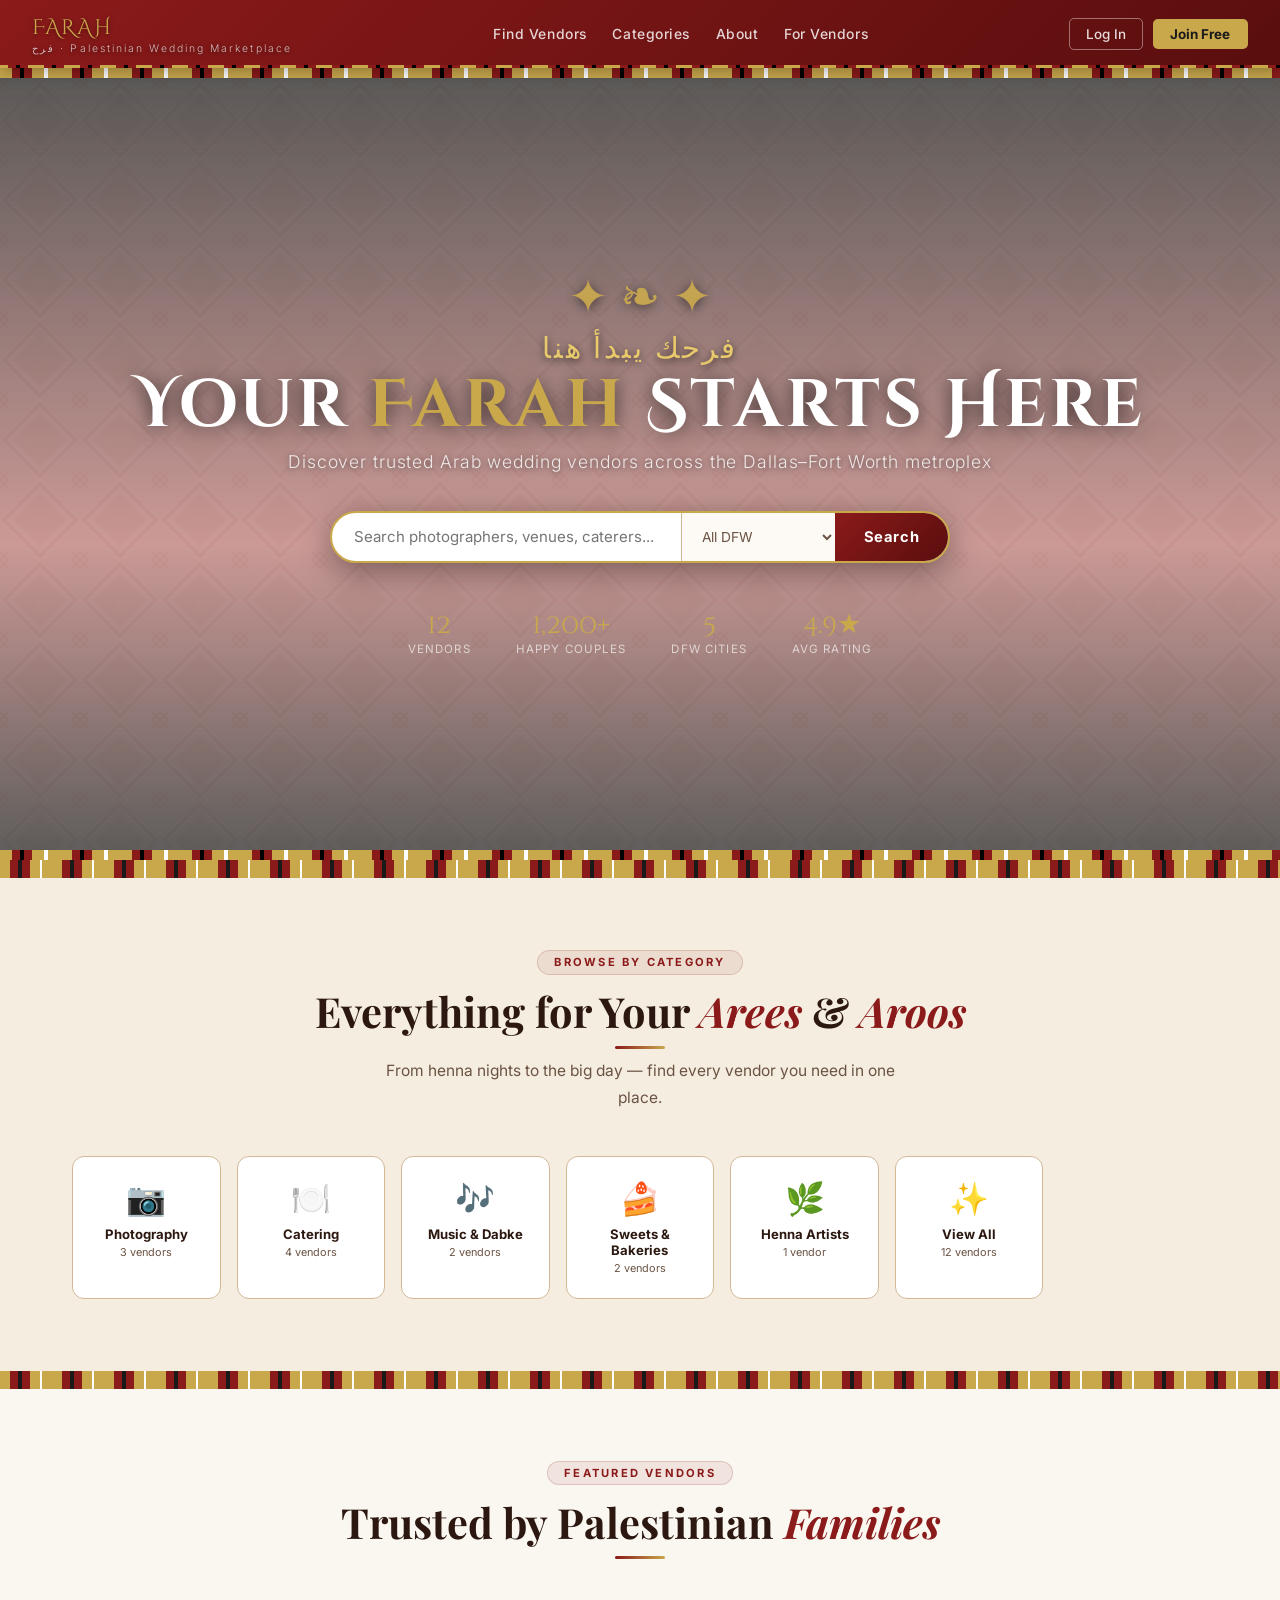
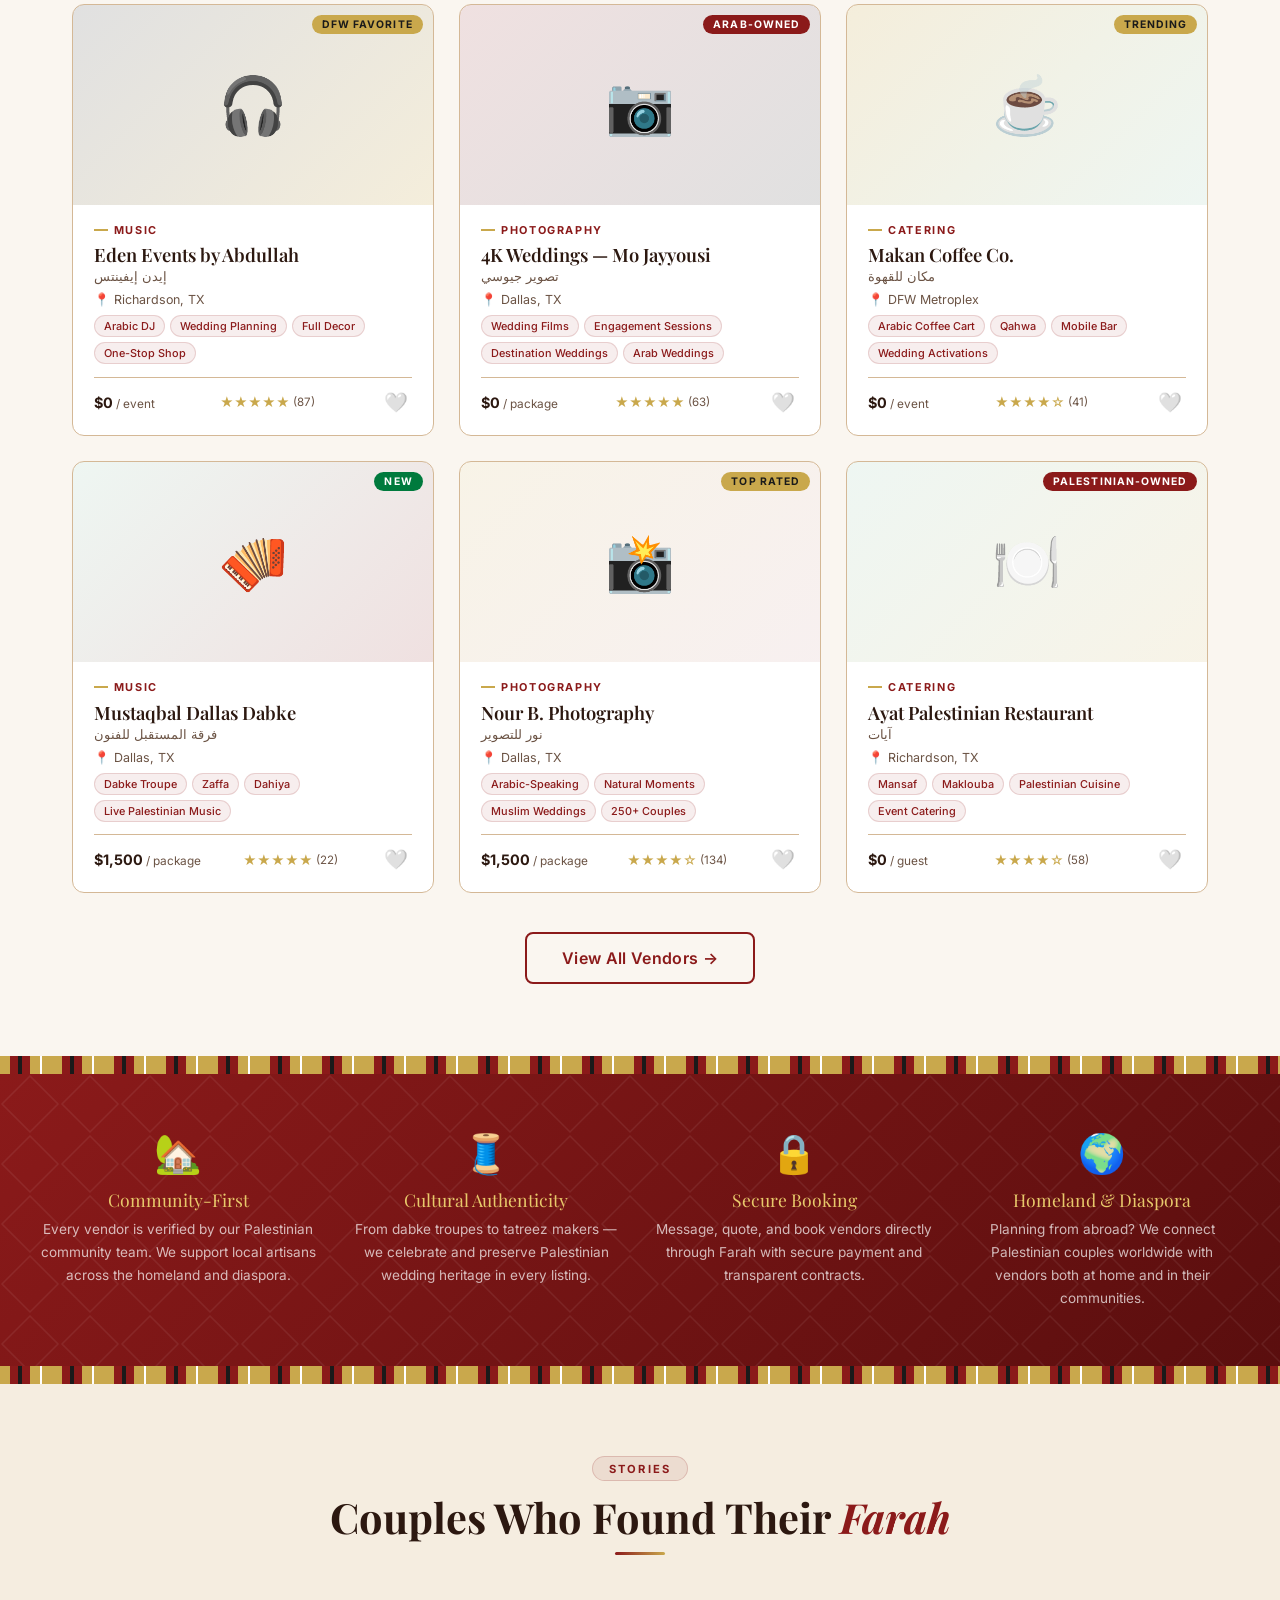
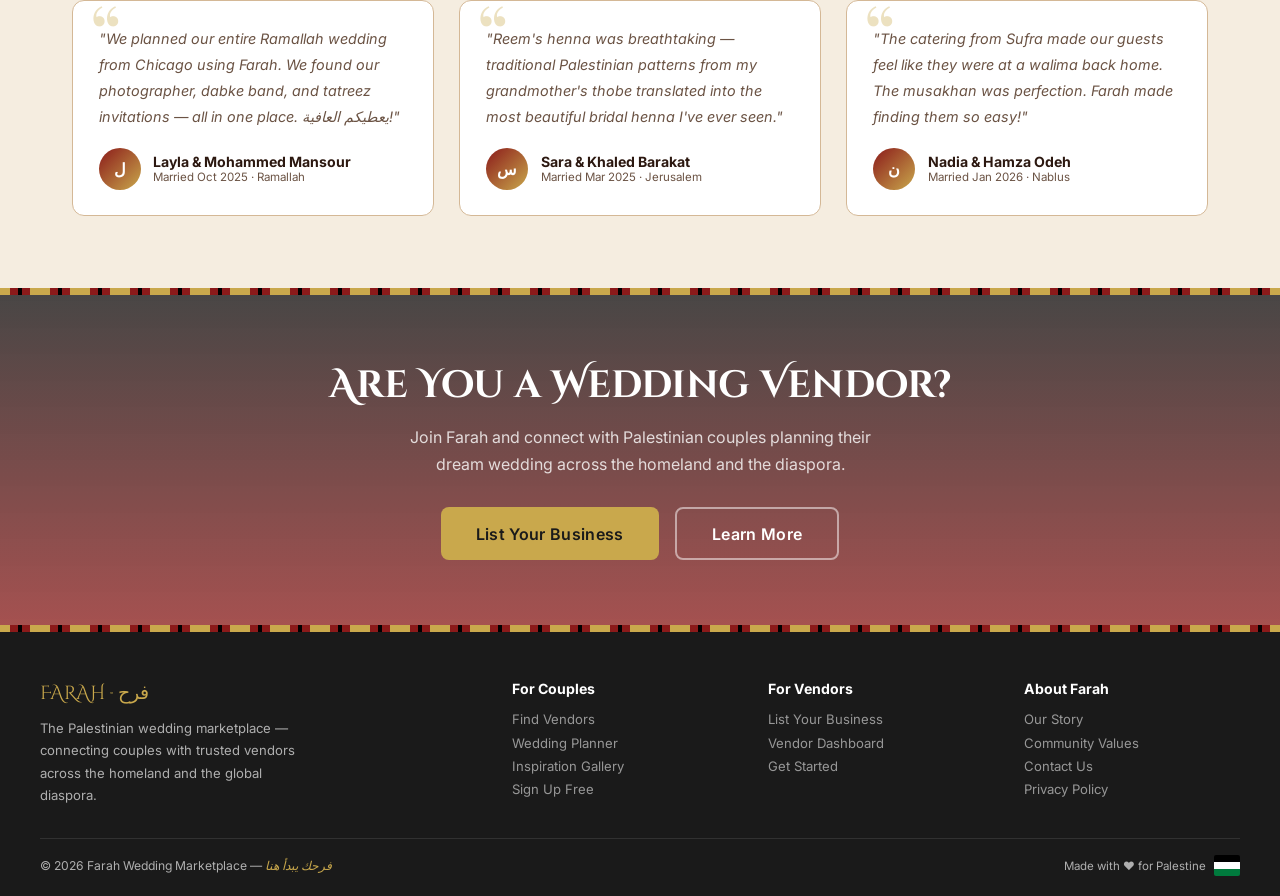
<file: index.html>
<!DOCTYPE html>
<html lang="en">
<head>
  <meta charset="UTF-8" />
  <meta name="viewport" content="width=device-width, initial-scale=1.0" />
  <title>Farah — Palestinian Wedding Marketplace | فرح</title>
  <link rel="stylesheet" href="css/main.css" />
  <style>
    /* ── Hero ── */
    .hero {
      position: relative; min-height: 88vh;
      display: flex; flex-direction: column; align-items: center; justify-content: center;
      text-align: center; padding: 5rem 2rem;
      background:
        linear-gradient(180deg, rgba(26,26,26,0.72) 0%, rgba(139,26,26,0.42) 60%, rgba(26,26,26,0.7) 100%),
        url('https://images.unsplash.com/photo-1519225421980-715cb0215aed?w=1800&q=80') center/cover no-repeat;
      overflow: hidden;
    }
    .hero::before, .hero::after {
      content: ''; position: absolute; left: 0; right: 0; height: 10px;
      background: repeating-linear-gradient(90deg, var(--gold) 0,var(--gold) 12px, var(--crimson) 12px,var(--crimson) 20px, #000 20px,#000 24px, var(--crimson) 24px,var(--crimson) 32px, var(--gold) 32px,var(--gold) 44px, #fff 44px,#fff 48px, var(--gold) 48px,var(--gold) 60px);
    }
    .hero::before { top: 0; } .hero::after { bottom: 0; }
    .hero-ornament { font-size: 3rem; color: var(--gold); opacity: 0.9; margin-bottom: 0.4rem; filter: drop-shadow(0 2px 6px rgba(0,0,0,0.6)); line-height: 1; }
    .hero-arabic { font-family: 'Playfair Display', serif; color: var(--gold-lt); font-size: 1.8rem; letter-spacing: 0.1em; margin-bottom: 0.3rem; text-shadow: 0 2px 8px rgba(0,0,0,0.7); }
    .hero h1 { font-family: 'Cinzel Decorative', serif; color: #fff; font-size: clamp(2.2rem, 6vw, 4.2rem); line-height: 1.1; letter-spacing: 0.04em; text-shadow: 0 2px 20px rgba(0,0,0,0.7); margin-bottom: 0.5rem; }
    .hero h1 em { color: var(--gold); font-style: normal; }
    .hero-subtitle { color: rgba(255,255,255,0.82); font-size: 1.1rem; font-weight: 300; letter-spacing: 0.05em; margin-bottom: 2.4rem; text-shadow: 0 1px 6px rgba(0,0,0,0.6); }
    .hero-search { display: flex; width: 100%; max-width: 620px; background: #fff; border-radius: 50px; overflow: hidden; box-shadow: 0 8px 32px rgba(0,0,0,0.4); border: 2px solid var(--gold); }
    .hero-search input { flex: 1; border: none; outline: none; padding: 0.9rem 1.4rem; font-size: 0.94rem; color: var(--text); background: transparent; }
    .hero-search select { border: none; border-left: 1px solid var(--border); outline: none; padding: 0.9rem 1rem; font-size: 0.86rem; color: var(--muted); background: #fdf9f5; cursor: pointer; }
    .hero-search button { background: linear-gradient(135deg, var(--crimson), var(--red-dark)); color: #fff; border: none; padding: 0 1.8rem; font-size: 0.92rem; font-weight: 700; cursor: pointer; letter-spacing: 0.04em; transition: opacity 0.2s; white-space: nowrap; }
    .hero-search button:hover { opacity: 0.88; }
    .hero-stats { display: flex; gap: 2.8rem; margin-top: 3rem; }
    .stat { text-align: center; }
    .stat-num { font-family: 'Cinzel Decorative', serif; font-size: 1.7rem; color: var(--gold); line-height: 1; }
    .stat-lbl { color: rgba(255,255,255,0.65); font-size: 0.72rem; letter-spacing: 0.1em; text-transform: uppercase; margin-top: 4px; }

    /* ── Categories ── */
    .cream-band { background: var(--cream); }

    /* ── Featured ── */
    .testi-grid { display: grid; grid-template-columns: repeat(auto-fill, minmax(290px, 1fr)); gap: 1.6rem; }
    .testi-card { background: #fff; border: 1px solid var(--border); border-radius: var(--r-md); padding: 1.6rem; position: relative; }
    .testi-card::before { content: '\201C'; position: absolute; top: -10px; left: 16px; font-family: 'Playfair Display', serif; font-size: 5rem; color: var(--gold); line-height: 1; opacity: 0.35; }
    .testi-text { color: var(--muted); font-size: 0.9rem; line-height: 1.8; margin-bottom: 1.1rem; font-style: italic; }
    .testi-author { display: flex; align-items: center; gap: 0.8rem; }
    .testi-avatar { width: 42px; height: 42px; border-radius: 50%; background: linear-gradient(135deg, var(--crimson), var(--gold)); display: flex; align-items: center; justify-content: center; color: #fff; font-weight: 700; font-size: 1rem; }
    .testi-name { font-weight: 700; font-size: 0.88rem; color: var(--text); }
    .testi-wedding { font-size: 0.72rem; color: var(--muted); }
  </style>
</head>
<body>

<div class="tatreez-bg"></div>
<div class="page-wrap">

  <div id="nav-root"></div>

  <!-- ═══ HERO ═══ -->
  <section class="hero">
    <div class="hero-ornament">✦ ❧ ✦</div>
    <div class="hero-arabic">فرحك يبدأ هنا</div>
    <h1>Your <em>Farah</em> Starts Here</h1>
    <p class="hero-subtitle">Discover trusted Arab wedding vendors across the Dallas–Fort Worth metroplex</p>
    <div class="hero-search">
      <input type="text" id="hero-q" placeholder="Search photographers, venues, caterers..." />
      <select id="hero-city">
        <option value="">All DFW</option>
        <option>Dallas, TX</option>
        <option>Richardson, TX</option>
        <option>Plano, TX</option>
        <option>Carrollton, TX</option>
        <option>DFW Metroplex</option>
      </select>
      <button onclick="doHeroSearch()">Search</button>
    </div>
    <div class="hero-stats">
      <div class="stat"><div class="stat-num">12</div><div class="stat-lbl">Vendors</div></div>
      <div class="stat"><div class="stat-num">1,200+</div><div class="stat-lbl">Happy Couples</div></div>
      <div class="stat"><div class="stat-num">5</div><div class="stat-lbl">DFW Cities</div></div>
      <div class="stat"><div class="stat-num">4.9★</div><div class="stat-lbl">Avg Rating</div></div>
    </div>
  </section>

  <div class="tatreez-divider"></div>

  <!-- ═══ CATEGORIES ═══ -->
  <div class="cream-band">
    <div class="section" id="categories">
      <div class="section-header">
        <div class="section-tag">Browse by Category</div>
        <h2>Everything for Your <em>Arees</em> & <em>Aroos</em></h2>
        <div class="gold-line"></div>
        <p>From henna nights to the big day — find every vendor you need in one place.</p>
      </div>
      <div class="categories-grid">
        <div class="cat-card" onclick="goCategory('Photography')"><div class="cat-icon">📷</div><div class="cat-name">Photography</div><div class="cat-count">3 vendors</div></div>
        <div class="cat-card" onclick="goCategory('Catering')"><div class="cat-icon">🍽️</div><div class="cat-name">Catering</div><div class="cat-count">4 vendors</div></div>
        <div class="cat-card" onclick="goCategory('Music')"><div class="cat-icon">🎶</div><div class="cat-name">Music & Dabke</div><div class="cat-count">2 vendors</div></div>
        <div class="cat-card" onclick="goCategory('Sweets')"><div class="cat-icon">🍰</div><div class="cat-name">Sweets & Bakeries</div><div class="cat-count">2 vendors</div></div>
        <div class="cat-card" onclick="goCategory('Henna')"><div class="cat-icon">🌿</div><div class="cat-name">Henna Artists</div><div class="cat-count">1 vendor</div></div>
        <div class="cat-card" onclick="goCategory('')"><div class="cat-icon">✨</div><div class="cat-name">View All</div><div class="cat-count">12 vendors</div></div>
      </div>
    </div>
  </div>

  <div class="tatreez-divider"></div>

  <!-- ═══ FEATURED VENDORS ═══ -->
  <div>
    <div class="section">
      <div class="section-header">
        <div class="section-tag">Featured Vendors</div>
        <h2>Trusted by Palestinian <em>Families</em></h2>
        <div class="gold-line"></div>
      </div>
      <div class="vendors-grid" id="featured-grid"></div>
      <div style="text-align:center;margin-top:2.4rem">
        <a href="vendors.html" class="btn btn-outline btn-lg">View All Vendors →</a>
      </div>
    </div>
  </div>

  <div class="tatreez-divider"></div>

  <!-- ═══ WHY FARAH ═══ -->
  <div class="why-band" id="about">
    <div class="why-inner">
      <div class="why-item"><div class="why-icon">🏡</div><div class="why-title">Community-First</div><div class="why-text">Every vendor is verified by our Palestinian community team. We support local artisans across the homeland and diaspora.</div></div>
      <div class="why-item"><div class="why-icon">🧵</div><div class="why-title">Cultural Authenticity</div><div class="why-text">From dabke troupes to tatreez makers — we celebrate and preserve Palestinian wedding heritage in every listing.</div></div>
      <div class="why-item"><div class="why-icon">🔒</div><div class="why-title">Secure Booking</div><div class="why-text">Message, quote, and book vendors directly through Farah with secure payment and transparent contracts.</div></div>
      <div class="why-item"><div class="why-icon">🌍</div><div class="why-title">Homeland & Diaspora</div><div class="why-text">Planning from abroad? We connect Palestinian couples worldwide with vendors both at home and in their communities.</div></div>
    </div>
  </div>

  <div class="tatreez-divider"></div>

  <!-- ═══ TESTIMONIALS ═══ -->
  <div class="cream-band">
    <div class="section">
      <div class="section-header">
        <div class="section-tag">Stories</div>
        <h2>Couples Who Found Their <em>Farah</em></h2>
        <div class="gold-line"></div>
      </div>
      <div class="testi-grid">
        <div class="testi-card">
          <p class="testi-text">"We planned our entire Ramallah wedding from Chicago using Farah. We found our photographer, dabke band, and tatreez invitations — all in one place. يعطيكم العافية!"</p>
          <div class="testi-author"><div class="testi-avatar">ل</div><div><div class="testi-name">Layla & Mohammed Mansour</div><div class="testi-wedding">Married Oct 2025 · Ramallah</div></div></div>
        </div>
        <div class="testi-card">
          <p class="testi-text">"Reem's henna was breathtaking — traditional Palestinian patterns from my grandmother's thobe translated into the most beautiful bridal henna I've ever seen."</p>
          <div class="testi-author"><div class="testi-avatar">س</div><div><div class="testi-name">Sara & Khaled Barakat</div><div class="testi-wedding">Married Mar 2025 · Jerusalem</div></div></div>
        </div>
        <div class="testi-card">
          <p class="testi-text">"The catering from Sufra made our guests feel like they were at a walima back home. The musakhan was perfection. Farah made finding them so easy!"</p>
          <div class="testi-author"><div class="testi-avatar">ن</div><div><div class="testi-name">Nadia & Hamza Odeh</div><div class="testi-wedding">Married Jan 2026 · Nablus</div></div></div>
        </div>
      </div>
    </div>
  </div>

  <!-- ═══ CTA ═══ -->
  <div class="cta-banner">
    <h2>Are You a Wedding Vendor?</h2>
    <p>Join Farah and connect with Palestinian couples planning their dream wedding across the homeland and the diaspora.</p>
    <div class="cta-btns">
      <button class="btn btn-gold btn-lg" onclick="window.location='auth.html?type=vendor'">List Your Business</button>
      <button class="btn btn-outline btn-lg" style="color:#fff;border-color:rgba(255,255,255,0.5)" onclick="window.location='auth.html'">Learn More</button>
    </div>
  </div>

  <div id="footer-root"></div>
</div>

<script src="js/data.js"></script>
<script src="js/app.js"></script>
<script>
  // Render featured vendors (first 6)
  document.getElementById('featured-grid').innerHTML =
    VENDORS.slice(0, 6).map(vendorCardHTML).join('');

  function goCategory(cat) {
    window.location = 'vendors.html' + (cat ? '?cat=' + encodeURIComponent(cat) : '');
  }

  function doHeroSearch() {
    const q    = document.getElementById('hero-q').value.trim();
    const city = document.getElementById('hero-city').value;
    const params = new URLSearchParams();
    if (q) params.set('q', q);
    if (city) params.set('city', city);
    window.location = 'vendors.html?' + params.toString();
  }

  document.getElementById('hero-q').addEventListener('keydown', e => {
    if (e.key === 'Enter') doHeroSearch();
  });
</script>
</body>
</html>
</file>
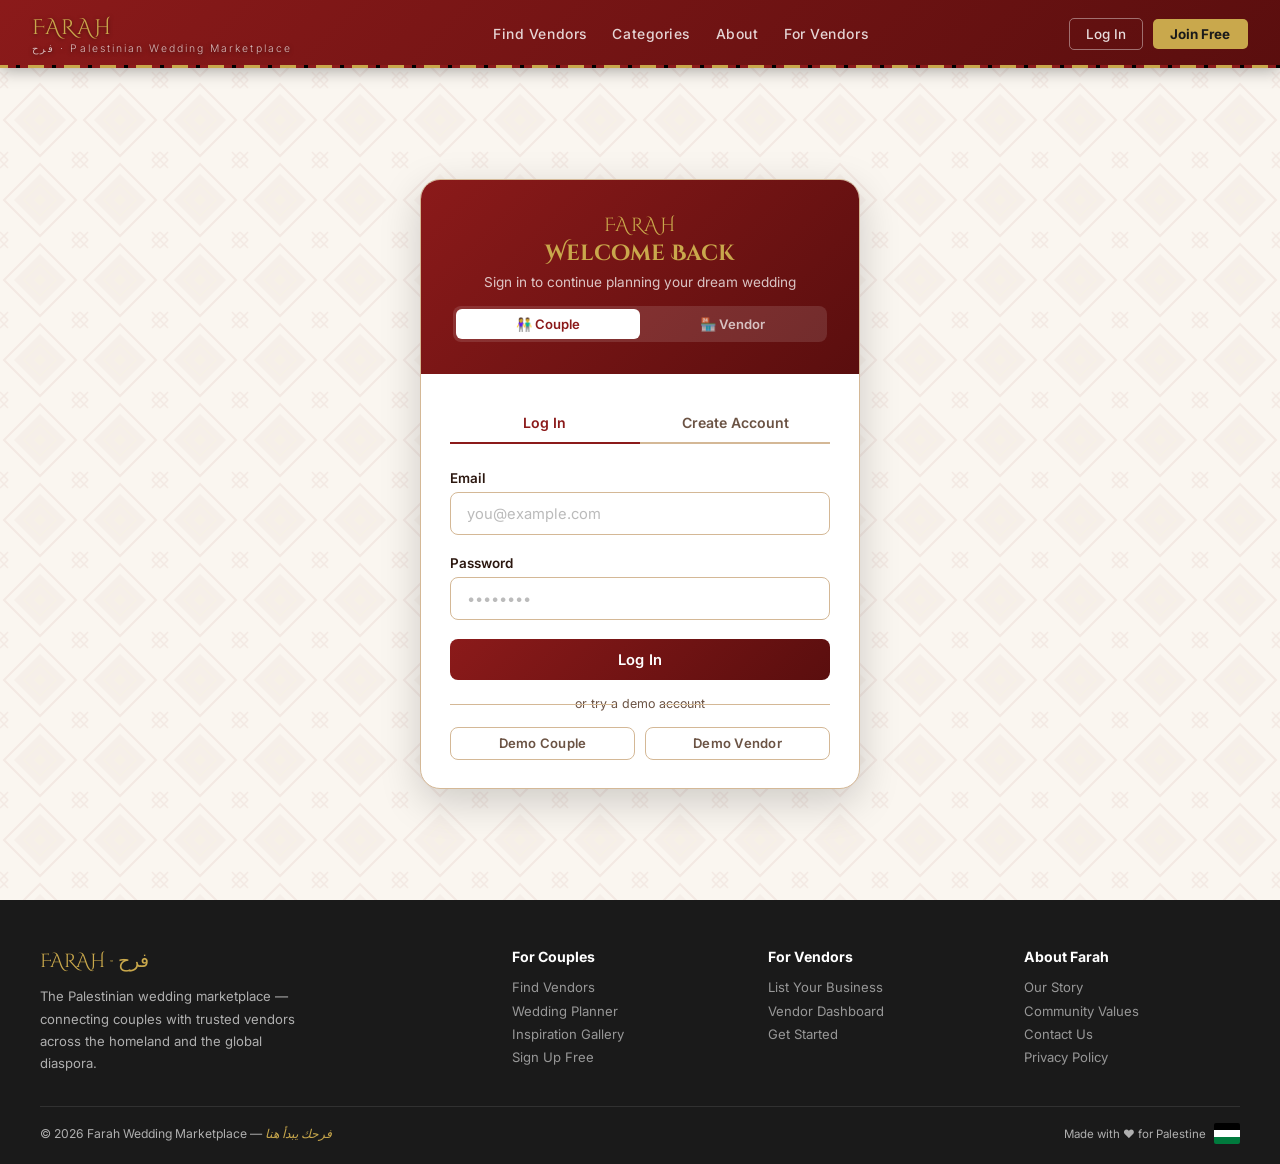
<file: auth.html>
<!DOCTYPE html>
<html lang="en">
<head>
  <meta charset="UTF-8" />
  <meta name="viewport" content="width=device-width, initial-scale=1.0" />
  <title>Sign In — Farah Wedding Marketplace</title>
  <link rel="stylesheet" href="css/main.css" />
</head>
<body>
<div class="tatreez-bg"></div>
<div class="page-wrap">

  <div id="nav-root"></div>

  <div class="auth-container">
    <div class="auth-card">

      <!-- Header -->
      <div class="auth-header">
        <div style="font-family:'Cinzel Decorative',serif;color:var(--gold);font-size:1.2rem;letter-spacing:0.08em">FARAH</div>
        <h2 id="auth-heading">Welcome Back</h2>
        <p id="auth-subheading">Sign in to continue planning your dream wedding</p>
        <!-- Couple / Vendor toggle -->
        <div class="auth-type-toggle">
          <button class="auth-type-btn active" id="type-couple" onclick="setUserType('couple')">👫 Couple</button>
          <button class="auth-type-btn" id="type-vendor" onclick="setUserType('vendor')">🏪 Vendor</button>
        </div>
      </div>

      <!-- Body -->
      <div class="auth-body">
        <!-- Login / Register tabs -->
        <div class="auth-tabs">
          <button class="auth-tab active" id="tab-login" onclick="showTab('login')">Log In</button>
          <button class="auth-tab" id="tab-register" onclick="showTab('register')">Create Account</button>
        </div>

        <!-- Login Form -->
        <div id="pane-login">
          <form id="login-form" onsubmit="doLogin(event)">
            <div class="form-group">
              <label class="form-label">Email</label>
              <input class="form-input" type="email" id="login-email" placeholder="you@example.com" required />
            </div>
            <div class="form-group">
              <label class="form-label">Password</label>
              <input class="form-input" type="password" id="login-password" placeholder="••••••••" required />
            </div>
            <div id="login-error" class="form-error" style="margin-bottom:0.8rem;display:none"></div>
            <button class="btn btn-primary btn-block" type="submit">Log In</button>
          </form>
          <div class="auth-divider">or try a demo account</div>
          <div style="display:flex;gap:0.6rem">
            <button class="btn btn-ghost btn-sm" style="flex:1" onclick="demoLogin('couple')">Demo Couple</button>
            <button class="btn btn-ghost btn-sm" style="flex:1" onclick="demoLogin('vendor')">Demo Vendor</button>
          </div>
        </div>

        <!-- Register Form -->
        <div id="pane-register" style="display:none">
          <form id="register-form" onsubmit="doRegister(event)">
            <div class="form-row">
              <div class="form-group">
                <label class="form-label">First Name</label>
                <input class="form-input" type="text" id="reg-fname" placeholder="Layla" required />
              </div>
              <div class="form-group">
                <label class="form-label">Last Name</label>
                <input class="form-input" type="text" id="reg-lname" placeholder="Mansour" required />
              </div>
            </div>
            <div class="form-group">
              <label class="form-label">Email</label>
              <input class="form-input" type="email" id="reg-email" placeholder="you@example.com" required />
            </div>
            <div class="form-group">
              <label class="form-label">Password</label>
              <input class="form-input" type="password" id="reg-password" placeholder="Min. 6 characters" minlength="6" required />
            </div>
            <div id="reg-vendor-field" style="display:none" class="form-group">
              <label class="form-label">Business Name</label>
              <input class="form-input" type="text" id="reg-business" placeholder="Your business name" />
            </div>
            <div id="reg-error" class="form-error" style="margin-bottom:0.8rem;display:none"></div>
            <button class="btn btn-primary btn-block" type="submit">Create Account</button>
            <p style="text-align:center;font-size:0.75rem;color:var(--muted);margin-top:0.8rem">
              By signing up you agree to our <a href="#" style="color:var(--crimson)">Terms</a> &amp; <a href="#" style="color:var(--crimson)">Privacy Policy</a>
            </p>
          </form>
        </div>

      </div>
    </div>
  </div>

  <div id="footer-root"></div>
</div>

<script src="js/data.js"></script>
<script src="js/app.js"></script>
<script>
  const urlParams = new URLSearchParams(window.location.search);
  const redirectTo = urlParams.get('redirect') || null;
  let userType = urlParams.get('type') === 'vendor' ? 'vendor' : 'couple';

  // Redirect if already logged in
  if (Auth.isLoggedIn()) {
    const u = Auth.getCurrentUser();
    window.location.href = redirectTo || (u.type === 'vendor' ? 'vendor-dashboard.html' : 'dashboard.html');
  }

  function setUserType(type) {
    userType = type;
    document.getElementById('type-couple').classList.toggle('active', type === 'couple');
    document.getElementById('type-vendor').classList.toggle('active', type === 'vendor');
    document.getElementById('reg-vendor-field').style.display = type === 'vendor' ? 'block' : 'none';
    document.getElementById('auth-heading').textContent = type === 'vendor' ? 'Welcome, Vendor' : 'Welcome Back';
    document.getElementById('auth-subheading').textContent = type === 'vendor'
      ? 'Manage your listings and inquiries'
      : 'Sign in to continue planning your dream wedding';
  }

  function showTab(tab) {
    document.getElementById('pane-login').style.display    = tab === 'login' ? 'block' : 'none';
    document.getElementById('pane-register').style.display = tab === 'register' ? 'block' : 'none';
    document.getElementById('tab-login').classList.toggle('active', tab === 'login');
    document.getElementById('tab-register').classList.toggle('active', tab === 'register');
  }

  function afterLogin(user) {
    showToast('مرحباً ' + user.name + '! Welcome back ✦', 'success');
    setTimeout(() => {
      window.location.href = redirectTo || (user.type === 'vendor' ? 'vendor-dashboard.html' : 'dashboard.html');
    }, 700);
  }

  function doLogin(e) {
    e.preventDefault();
    const email = document.getElementById('login-email').value.trim();
    const pass  = document.getElementById('login-password').value;
    const res   = Auth.login(email, pass);
    const errEl = document.getElementById('login-error');
    if (!res.ok) { errEl.textContent = res.msg; errEl.style.display = 'block'; return; }
    errEl.style.display = 'none';
    afterLogin(res.user);
  }

  function doRegister(e) {
    e.preventDefault();
    const fname = document.getElementById('reg-fname').value.trim();
    const lname = document.getElementById('reg-lname').value.trim();
    const email = document.getElementById('reg-email').value.trim();
    const pass  = document.getElementById('reg-password').value;
    const name  = fname + ' ' + lname;
    const res   = Auth.register(name, email, pass, userType);
    const errEl = document.getElementById('reg-error');
    if (!res.ok) { errEl.textContent = res.msg; errEl.style.display = 'block'; return; }
    errEl.style.display = 'none';
    afterLogin(res.user);
  }

  function demoLogin(type) {
    // Create or login demo user
    const email = `demo_${type}@farah.ps`;
    const pass  = 'demo1234';
    let res = Auth.login(email, pass);
    if (!res.ok) {
      res = Auth.register(type === 'couple' ? 'Layla Mansour' : 'Majd Bishara', email, pass, type);
    }
    if (res.ok) afterLogin(res.user);
  }

  // Initialize type from URL
  setUserType(userType);
</script>
</body>
</html>
</file>
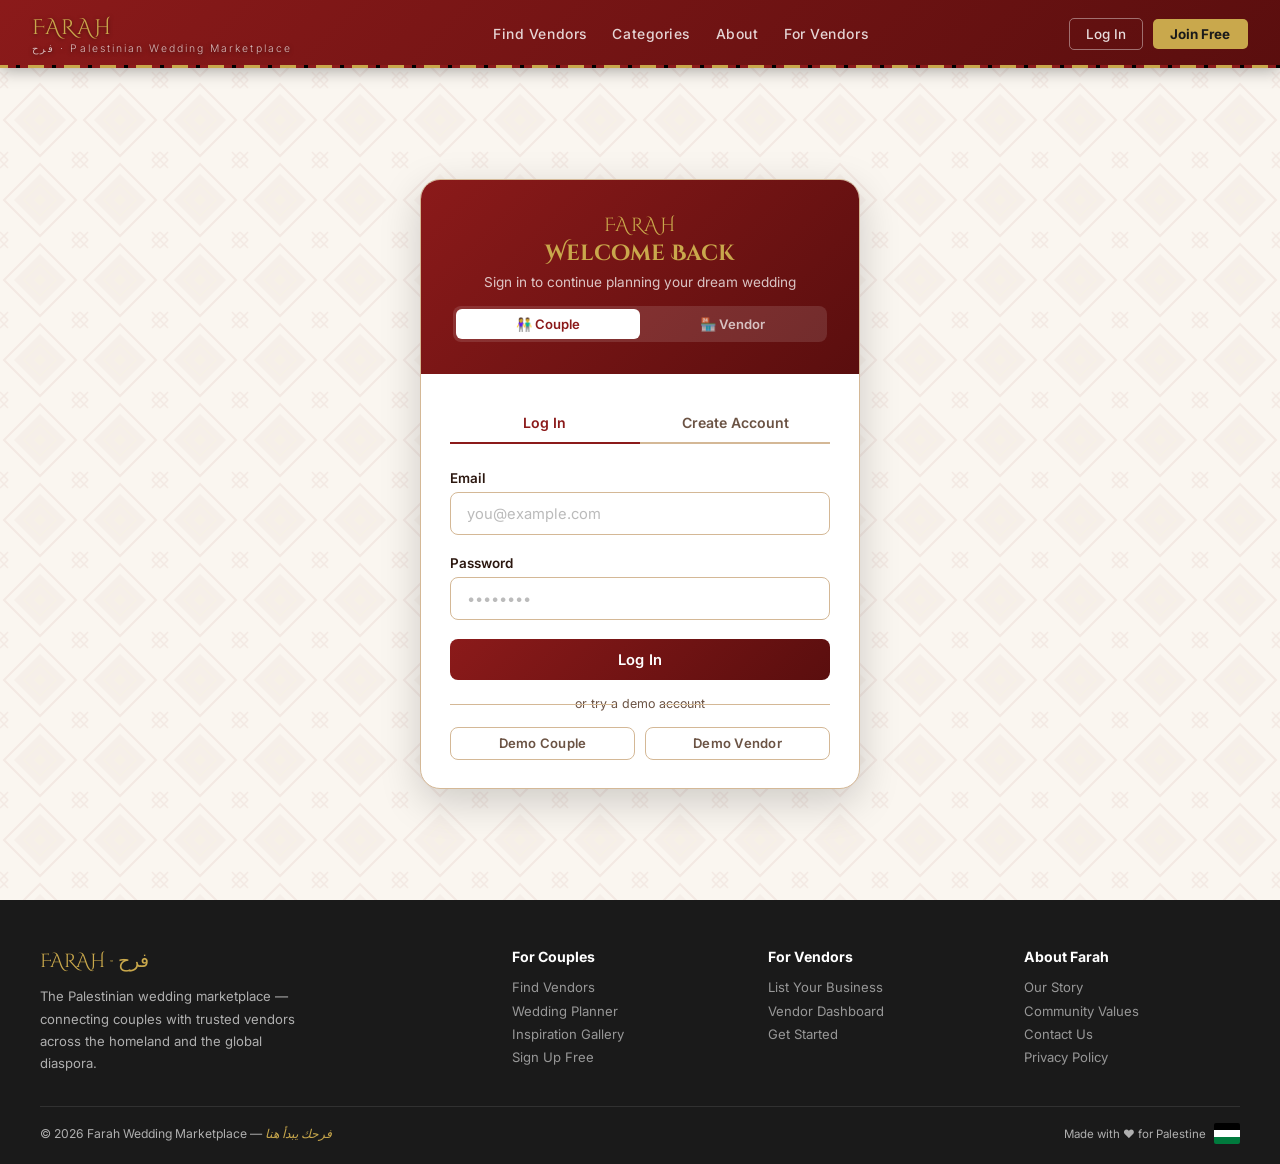
<file: dashboard.html>
<!DOCTYPE html>
<html lang="en">
<head>
  <meta charset="UTF-8" />
  <meta name="viewport" content="width=device-width, initial-scale=1.0" />
  <title>My Wedding Planner — Farah</title>
  <link rel="stylesheet" href="css/main.css" />
  <style>
    .dash-bg { background: var(--cream); min-height: calc(100vh - 68px); }
    .countdown-card { background: linear-gradient(135deg, var(--crimson), var(--red-dark)); color: #fff; border-radius: var(--r-md); padding: 1.6rem; margin-bottom: 1.8rem; position: relative; overflow: hidden; }
    .countdown-card::before { content: ''; position: absolute; inset: 0; background-image: url("data:image/svg+xml,%3Csvg xmlns='http://www.w3.org/2000/svg' width='60' height='60'%3E%3Cpolygon points='30,2 58,30 30,58 2,30' fill='none' stroke='rgba(255,255,255,0.07)' stroke-width='1.5'/%3E%3C/svg%3E"); background-size: 60px; }
    .countdown-inner { position: relative; z-index: 1; display: flex; align-items: center; justify-content: space-between; flex-wrap: wrap; gap: 1rem; }
    .countdown-left h2 { font-family: 'Playfair Display', serif; font-size: 1.2rem; color: rgba(255,255,255,0.85); margin-bottom: 0.3rem; }
    .countdown-days { font-family: 'Cinzel Decorative', serif; font-size: 3.5rem; color: var(--gold-lt); line-height: 1; }
    .countdown-label { font-size: 0.8rem; color: rgba(255,255,255,0.65); letter-spacing: 0.1em; text-transform: uppercase; }
    .countdown-set { display: flex; gap: 0.6rem; align-items: center; flex-wrap: wrap; }
    .countdown-set input { background: rgba(255,255,255,0.12); border: 1px solid rgba(255,255,255,0.3); color: #fff; border-radius: var(--r-sm); padding: 0.5rem 0.8rem; font-size: 0.84rem; outline: none; }
    .countdown-set input:focus { border-color: var(--gold); }
    .dash-section { background: #fff; border: 1px solid var(--border); border-radius: var(--r-md); margin-bottom: 1.4rem; overflow: hidden; }
    .dash-section-header { padding: 1rem 1.4rem; border-bottom: 1px solid var(--border); display: flex; align-items: center; justify-content: space-between; }
    .dash-section-header h3 { font-family: 'Playfair Display', serif; font-size: 1.05rem; display: flex; align-items: center; gap: 8px; }
    .dash-section-body { padding: 1.2rem 1.4rem; }
    .wishlist-grid { display: grid; grid-template-columns: repeat(auto-fill, minmax(220px, 1fr)); gap: 1rem; }
    .wishlist-vendor-card { background: var(--cream); border: 1px solid var(--border); border-radius: var(--r-sm); padding: 1rem; display: flex; align-items: center; gap: 12px; cursor: pointer; transition: all 0.18s; }
    .wishlist-vendor-card:hover { border-color: var(--crimson); background: #fff; }
    .wl-emoji { font-size: 1.8rem; width: 40px; text-align: center; }
    .wl-info { flex: 1; min-width: 0; }
    .wl-name { font-weight: 700; font-size: 0.85rem; white-space: nowrap; overflow: hidden; text-overflow: ellipsis; }
    .wl-cat { font-size: 0.72rem; color: var(--muted); }
    .wl-remove { background: none; border: none; color: var(--muted); cursor: pointer; font-size: 1rem; padding: 2px; }
    .wl-remove:hover { color: var(--crimson); }
    .inq-row { display: flex; align-items: center; gap: 12px; padding: 0.8rem 0; border-bottom: 1px solid rgba(212,184,150,0.4); }
    .inq-row:last-child { border-bottom: none; }
    .inq-vendor-emoji { font-size: 1.5rem; }
    .inq-info { flex: 1; min-width: 0; }
    .inq-vendor-name { font-weight: 700; font-size: 0.88rem; }
    .inq-msg { font-size: 0.8rem; color: var(--muted); white-space: nowrap; overflow: hidden; text-overflow: ellipsis; }
    .inq-status { font-size: 0.72rem; font-weight: 700; padding: 3px 10px; border-radius: 20px; white-space: nowrap; }
    .inq-status.pending  { background: rgba(230,81,0,0.1); color: #E65100; }
    .inq-status.replied  { background: rgba(0,122,61,0.1); color: var(--green); }
  </style>
</head>
<body>
<div class="tatreez-bg"></div>
<div class="page-wrap">

  <div id="nav-root"></div>

  <div class="dash-bg">
    <div class="page-header" style="padding:2rem">
      <div class="page-header-inner">
        <h1 id="dash-greeting">My Wedding Planner</h1>
        <p>Organise every detail of your perfect Palestinian wedding</p>
      </div>
    </div>
    <div class="tatreez-divider"></div>

    <div class="dashboard-layout">

      <!-- SIDEBAR -->
      <aside>
        <div class="card" style="overflow:visible">
          <div class="card-body" style="padding:1.2rem">
            <div id="user-avatar" style="width:56px;height:56px;border-radius:50%;background:linear-gradient(135deg,var(--crimson),var(--gold));display:flex;align-items:center;justify-content:center;color:#fff;font-size:1.4rem;font-weight:700;margin:0 auto 0.8rem;font-family:'Cinzel Decorative',serif"></div>
            <div id="user-name" style="text-align:center;font-weight:700;font-size:0.95rem"></div>
            <div id="user-type" style="text-align:center;font-size:0.72rem;color:var(--muted);margin-top:3px"></div>
          </div>
          <div style="border-top:1px solid var(--border);padding:0.6rem">
            <button class="dash-nav-item active" onclick="showPanel('overview',this)"><span class="icon">🏠</span> Overview</button>
            <button class="dash-nav-item" onclick="showPanel('checklist',this)"><span class="icon">✅</span> Checklist</button>
            <button class="dash-nav-item" onclick="showPanel('budget',this)"><span class="icon">💰</span> Budget Tracker</button>
            <button class="dash-nav-item" onclick="showPanel('wishlist',this)"><span class="icon">❤️</span> My Wishlist</button>
            <button class="dash-nav-item" onclick="showPanel('inquiries',this)"><span class="icon">📩</span> Inquiries</button>
            <div style="height:1px;background:var(--border);margin:0.4rem 0.5rem"></div>
            <button class="dash-nav-item" onclick="window.location='vendors.html'"><span class="icon">🔍</span> Find Vendors</button>
            <button class="dash-nav-item" style="color:var(--crimson)" onclick="Auth.logout()"><span class="icon">↪</span> Sign Out</button>
          </div>
        </div>
      </aside>

      <!-- MAIN -->
      <main class="dash-content">

        <!-- OVERVIEW -->
        <div class="dash-panel active" id="panel-overview">
          <!-- Countdown -->
          <div class="countdown-card">
            <div class="countdown-inner">
              <div class="countdown-left">
                <h2>Your Wedding Day</h2>
                <div class="countdown-days" id="countdown-num">—</div>
                <div class="countdown-label" id="countdown-lbl">Set your wedding date →</div>
              </div>
              <div class="countdown-set">
                <input type="date" id="wedding-date-input" onchange="saveWeddingDate()" />
                <span style="font-size:0.78rem;color:rgba(255,255,255,0.6)">بالرفاء والبنين ✦</span>
              </div>
            </div>
          </div>

          <!-- Stats -->
          <div class="stat-cards">
            <div class="stat-card"><div class="stat-card-icon">✅</div><div class="stat-card-value" id="stat-done">0</div><div class="stat-card-label">Tasks Done</div></div>
            <div class="stat-card"><div class="stat-card-icon">❤️</div><div class="stat-card-value" id="stat-saved">0</div><div class="stat-card-label">Vendors Saved</div></div>
            <div class="stat-card"><div class="stat-card-icon">📩</div><div class="stat-card-value" id="stat-inq">0</div><div class="stat-card-label">Inquiries Sent</div></div>
            <div class="stat-card"><div class="stat-card-icon">💰</div><div class="stat-card-value" id="stat-budget">$0</div><div class="stat-card-label">Budget Spent</div></div>
          </div>

          <!-- Checklist Progress -->
          <div class="dash-section">
            <div class="dash-section-header">
              <h3>📋 Checklist Progress</h3>
              <button class="btn btn-ghost btn-sm" onclick="showPanel('checklist',null)">View All</button>
            </div>
            <div class="dash-section-body">
              <div style="display:flex;justify-content:space-between;font-size:0.82rem;color:var(--muted);margin-bottom:0.5rem">
                <span id="prog-label">0 of 24 completed</span>
                <span id="prog-pct">0%</span>
              </div>
              <div class="progress-bar"><div class="progress-fill" id="prog-fill" style="width:0%"></div></div>
            </div>
          </div>

          <!-- Quick Wishlist -->
          <div class="dash-section">
            <div class="dash-section-header">
              <h3>❤️ Saved Vendors</h3>
              <button class="btn btn-ghost btn-sm" onclick="showPanel('wishlist',null)">View All</button>
            </div>
            <div class="dash-section-body" id="overview-wishlist">
              <div class="empty-state" style="padding:1.5rem">
                <div style="font-size:2rem">🤍</div>
                <p style="margin:0.5rem 0 1rem;font-size:0.85rem">No vendors saved yet.</p>
                <a href="vendors.html" class="btn btn-primary btn-sm">Browse Vendors</a>
              </div>
            </div>
          </div>
        </div>

        <!-- CHECKLIST -->
        <div class="dash-panel" id="panel-checklist">
          <div class="dash-panel-header">
            <h2>Wedding Checklist</h2>
            <button class="btn btn-ghost btn-sm" onclick="resetChecklist()">Reset All</button>
          </div>
          <div id="checklist-body"></div>
        </div>

        <!-- BUDGET -->
        <div class="dash-panel" id="panel-budget">
          <div class="dash-panel-header">
            <h2>Budget Tracker</h2>
          </div>
          <div class="budget-total">
            <div class="budget-total-label">Total Budget</div>
            <div class="budget-total-amount" id="budget-total-display">$10,000</div>
            <div style="display:flex;align-items:center;gap:10px;margin-top:0.8rem;flex-wrap:wrap">
              <input type="number" id="budget-total-input" placeholder="Set budget..." style="background:rgba(255,255,255,0.15);border:1px solid rgba(255,255,255,0.3);color:#fff;border-radius:var(--r-sm);padding:0.45rem 0.8rem;font-size:0.85rem;outline:none;width:150px" />
              <button class="btn btn-gold btn-sm" onclick="setBudgetTotal()">Update</button>
              <span style="font-size:0.82rem;opacity:0.75" id="budget-remaining"></span>
            </div>
          </div>
          <div class="progress-bar" style="margin-bottom:1.4rem;height:12px"><div class="progress-fill" id="budget-bar" style="width:0%"></div></div>
          <div class="budget-items-list" id="budget-list"></div>
        </div>

        <!-- WISHLIST -->
        <div class="dash-panel" id="panel-wishlist">
          <div class="dash-panel-header"><h2>My Saved Vendors</h2></div>
          <div id="wishlist-body"></div>
        </div>

        <!-- INQUIRIES -->
        <div class="dash-panel" id="panel-inquiries">
          <div class="dash-panel-header"><h2>My Inquiries</h2></div>
          <div class="dash-section">
            <div class="dash-section-body" id="inquiries-body"></div>
          </div>
        </div>

      </main>
    </div>
  </div>

  <div id="footer-root"></div>
</div>

<script src="js/data.js"></script>
<script src="js/app.js"></script>
<script>
  // Auth guard
  if (!Auth.isLoggedIn()) {
    window.location.href = 'auth.html?redirect=dashboard.html';
  } else if (Auth.getCurrentUser().type === 'vendor') {
    window.location.href = 'vendor-dashboard.html';
  }

  const user = Auth.getCurrentUser();

  // Panel navigation
  function showPanel(id, btn) {
    document.querySelectorAll('.dash-panel').forEach(p => p.classList.remove('active'));
    document.querySelectorAll('.dash-nav-item').forEach(b => b.classList.remove('active'));
    document.getElementById('panel-' + id).classList.add('active');
    if (btn) btn.classList.add('active');
    else {
      // find matching nav button
      document.querySelectorAll('.dash-nav-item').forEach(b => {
        if (b.textContent.toLowerCase().includes(id)) b.classList.add('active');
      });
    }
    if (id === 'checklist')  renderChecklist();
    if (id === 'budget')     renderBudget();
    if (id === 'wishlist')   renderWishlist();
    if (id === 'inquiries')  renderInquiries();
  }

  // ─── Init user info ───
  document.getElementById('user-avatar').textContent = user.name.charAt(0).toUpperCase();
  document.getElementById('user-name').textContent   = user.name;
  document.getElementById('user-type').textContent   = '👫 Couple';
  document.getElementById('dash-greeting').textContent = 'مرحباً, ' + user.name.split(' ')[0] + '! ✦';

  // ─── Countdown ───
  function saveWeddingDate() {
    const d = document.getElementById('wedding-date-input').value;
    WeddingDate.set(d);
    updateCountdown();
  }
  function updateCountdown() {
    const d = WeddingDate.get();
    if (d) document.getElementById('wedding-date-input').value = d;
    const days = WeddingDate.daysUntil();
    const numEl = document.getElementById('countdown-num');
    const lblEl = document.getElementById('countdown-lbl');
    if (days === null) { numEl.textContent = '—'; lblEl.textContent = 'Set your wedding date →'; return; }
    if (days < 0) { numEl.textContent = '🎊'; lblEl.textContent = 'Mabrook! Congratulations! مبروك'; return; }
    if (days === 0) { numEl.textContent = '🎊'; lblEl.textContent = 'Today is your big day! مبروك'; return; }
    numEl.textContent = days;
    lblEl.textContent = 'days until your wedding ✦';
  }
  updateCountdown();

  // ─── Overview stats ───
  function updateOverviewStats() {
    const items = Checklist.get();
    const done  = items.filter(i => i.done).length;
    const total = items.length;
    const pct   = Math.round((done/total)*100);
    document.getElementById('stat-done').textContent    = done;
    document.getElementById('stat-saved').textContent   = Wishlist.get().length;
    document.getElementById('stat-inq').textContent     = Inquiries.getForUser(user.id).length;
    document.getElementById('stat-budget').textContent  = formatCurrency(Budget.getSpent());
    document.getElementById('prog-label').textContent   = `${done} of ${total} completed`;
    document.getElementById('prog-pct').textContent     = pct + '%';
    document.getElementById('prog-fill').style.width    = pct + '%';

    // Overview wishlist preview
    const wl = Wishlist.getVendors().slice(0,4);
    const owEl = document.getElementById('overview-wishlist');
    if (wl.length === 0) {
      owEl.innerHTML = `<div class="empty-state" style="padding:1.5rem"><div style="font-size:2rem">🤍</div><p style="margin:0.5rem 0 1rem;font-size:0.85rem">No vendors saved yet.</p><a href="vendors.html" class="btn btn-primary btn-sm">Browse Vendors</a></div>`;
    } else {
      owEl.innerHTML = `<div class="wishlist-grid">${wl.map(v=>`
        <div class="wishlist-vendor-card" onclick="window.location='vendor.html?id=${v.id}'">
          <div class="wl-emoji">${v.emoji}</div>
          <div class="wl-info"><div class="wl-name">${escHtml(v.name)}</div><div class="wl-cat">${escHtml(v.category)} · ${escHtml(v.city)}</div></div>
        </div>`).join('')}</div>`;
    }
  }
  updateOverviewStats();

  // ─── Checklist ───
  function renderChecklist() {
    const items = Checklist.get();
    const sections = [...new Set(items.map(i => i.section))];
    document.getElementById('checklist-body').innerHTML = sections.map(sec => {
      const secItems = items.filter(i => i.section === sec);
      return `<div class="dash-section"><div class="dash-section-header"><h3>📅 ${escHtml(sec)}</h3><span class="badge badge-crimson">${secItems.filter(i=>i.done).length}/${secItems.length}</span></div>
        <div class="dash-section-body">${secItems.map(item => `
          <div class="checklist-item">
            <div class="check-box ${item.done ? 'checked' : ''}" onclick="toggleCheck('${item.id}')">
              ${item.done ? '✓' : ''}
            </div>
            <span class="check-text ${item.done ? 'done' : ''}">${escHtml(item.text)}</span>
          </div>`).join('')}
        </div></div>`;
    }).join('');
  }
  function toggleCheck(id) {
    Checklist.toggle(id);
    renderChecklist();
    updateOverviewStats();
  }
  function resetChecklist() {
    if (!confirm('Reset all checklist items?')) return;
    const fresh = JSON.parse(JSON.stringify(CHECKLIST_ITEMS));
    Checklist.save(fresh);
    renderChecklist();
    updateOverviewStats();
  }

  // ─── Budget ───
  function renderBudget() {
    const b = Budget.get();
    const spent = Budget.getSpent();
    const pct   = b.total > 0 ? Math.min(100, Math.round((spent/b.total)*100)) : 0;
    const remaining = b.total - spent;

    document.getElementById('budget-total-display').textContent = formatCurrency(b.total);
    document.getElementById('budget-total-input').value = b.total;
    document.getElementById('budget-bar').style.width = pct + '%';
    document.getElementById('budget-remaining').textContent = remaining >= 0
      ? `${formatCurrency(remaining)} remaining (${100-pct}%)`
      : `Over budget by ${formatCurrency(Math.abs(remaining))}!`;

    document.getElementById('budget-list').innerHTML = b.categories.map(cat => `
      <div class="budget-item-row">
        <span class="budget-item-icon">${cat.icon}</span>
        <span class="budget-item-name">${escHtml(cat.name)}</span>
        <input type="number" value="${cat.amount}" min="0" style="width:100px;border:1.5px solid var(--border);border-radius:var(--r-sm);padding:0.38rem 0.6rem;font-size:0.85rem;outline:none;text-align:right" onchange="updateBudgetCat('${cat.id}',this.value)" />
      </div>
    `).join('');
  }
  function setBudgetTotal() {
    const v = parseFloat(document.getElementById('budget-total-input').value) || 0;
    Budget.setTotal(v);
    renderBudget();
    updateOverviewStats();
  }
  function updateBudgetCat(id, val) {
    Budget.updateCategory(id, parseFloat(val) || 0);
    renderBudget();
    updateOverviewStats();
  }

  // ─── Wishlist ───
  function renderWishlist() {
    const vendors = Wishlist.getVendors();
    const el = document.getElementById('wishlist-body');
    if (vendors.length === 0) {
      el.innerHTML = `<div class="empty-state"><div class="empty-icon">🤍</div><h3>No vendors saved yet</h3><p>Browse vendors and click 🤍 to save them here.</p><a href="vendors.html" class="btn btn-primary">Browse Vendors</a></div>`;
      return;
    }
    el.innerHTML = `<div class="wishlist-grid">${vendors.map(v=>`
      <div class="wishlist-vendor-card" onclick="window.location='vendor.html?id=${v.id}'">
        <div class="wl-emoji">${v.emoji}</div>
        <div class="wl-info">
          <div class="wl-name">${escHtml(v.name)}</div>
          <div class="wl-cat">${escHtml(v.category)} · ${escHtml(v.city)}</div>
          <div style="font-size:0.72rem;color:var(--gold);margin-top:2px">From ${formatCurrency(v.price)}</div>
        </div>
        <button class="wl-remove" onclick="event.stopPropagation();removeFromWishlist(${v.id})" title="Remove">✕</button>
      </div>`).join('')}</div>`;
  }
  function removeFromWishlist(id) {
    Wishlist.toggle(id);
    renderWishlist();
    updateOverviewStats();
    showToast('Removed from wishlist', 'info');
  }

  // ─── Inquiries ───
  function renderInquiries() {
    const inqs = Inquiries.getForUser(user.id);
    const el   = document.getElementById('inquiries-body');
    if (inqs.length === 0) {
      el.innerHTML = `<div class="empty-state"><div class="empty-icon">📩</div><h3>No inquiries yet</h3><p>Send inquiries to vendors from their profile pages.</p><a href="vendors.html" class="btn btn-primary">Find Vendors</a></div>`;
      return;
    }
    el.innerHTML = inqs.reverse().map(inq => {
      const v = VENDORS.find(vv => vv.id === inq.vendorId);
      if (!v) return '';
      return `<div class="inq-row">
        <div class="inq-vendor-emoji">${v.emoji}</div>
        <div class="inq-info">
          <div class="inq-vendor-name">${escHtml(v.name)}</div>
          <div class="inq-msg">${escHtml(inq.message)}</div>
          <div style="font-size:0.72rem;color:var(--muted);margin-top:2px">${inq.date ? 'Wedding date: ' + escHtml(inq.date) : ''} · Sent ${new Date(inq.createdAt).toLocaleDateString()}</div>
        </div>
        <span class="inq-status pending">Pending</span>
        <button class="btn btn-ghost btn-sm" onclick="window.location='vendor.html?id=${v.id}'">View</button>
      </div>`;
    }).join('');
  }
</script>
</body>
</html>
</file>
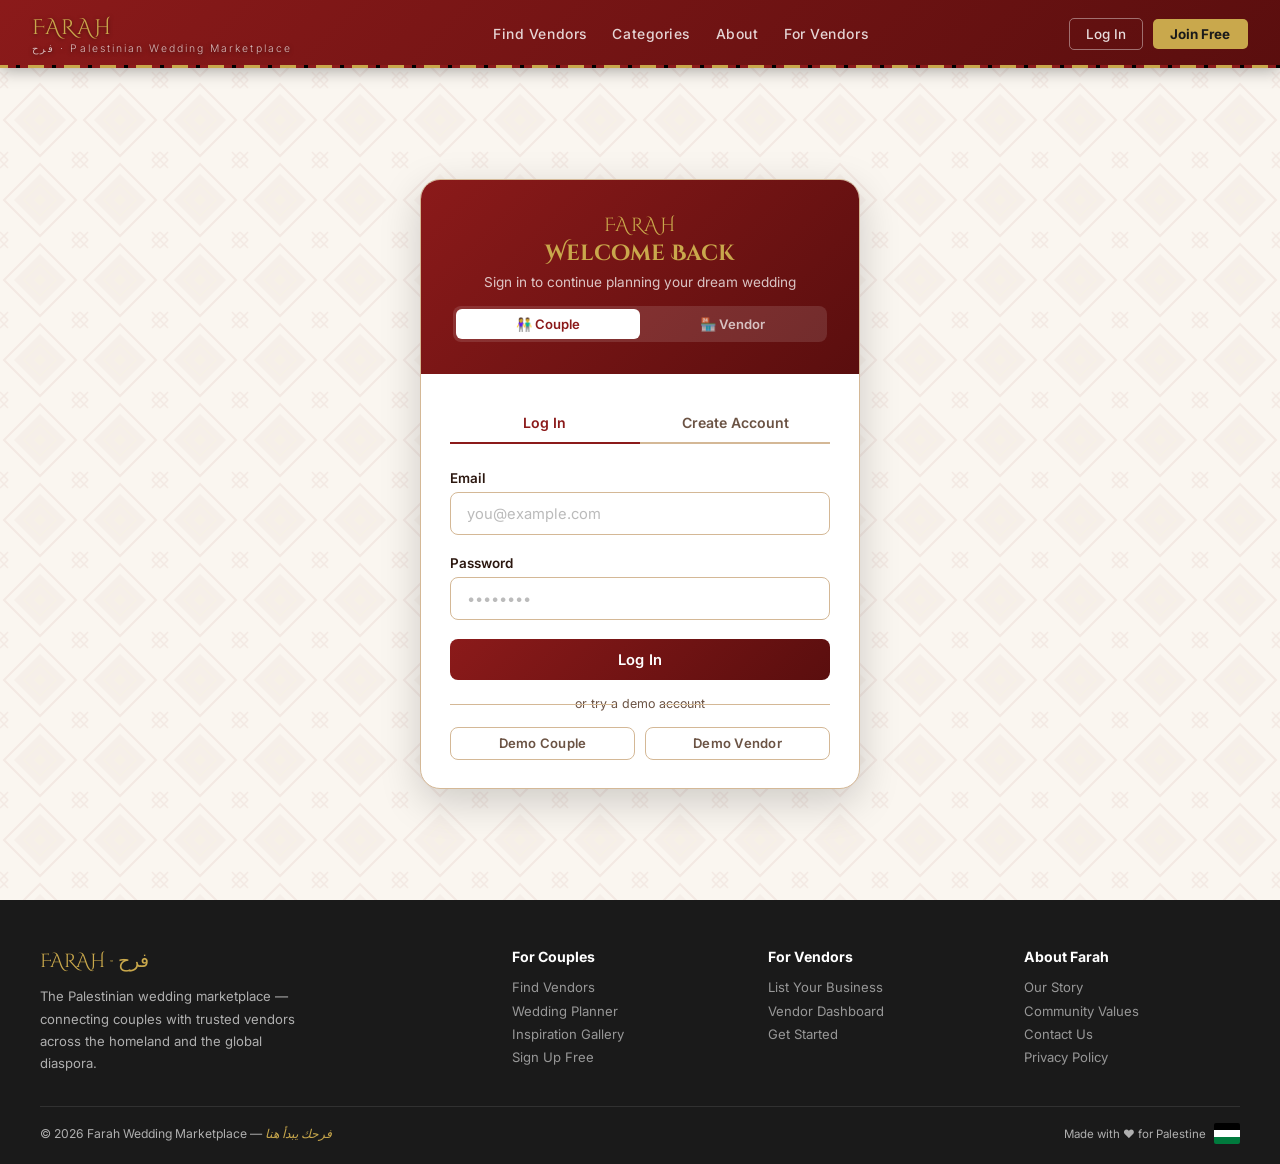
<file: vendor-dashboard.html>
<!DOCTYPE html>
<html lang="en">
<head>
  <meta charset="UTF-8" />
  <meta name="viewport" content="width=device-width, initial-scale=1.0" />
  <title>Vendor Dashboard — Farah</title>
  <link rel="stylesheet" href="css/main.css" />
  <style>
    .dash-bg { background: var(--cream); min-height: calc(100vh - 68px); }
    .profile-banner { background: linear-gradient(135deg, var(--crimson), var(--red-dark)); padding: 2rem; border-radius: var(--r-md); margin-bottom: 1.8rem; position: relative; overflow: hidden; color: #fff; display: flex; align-items: center; gap: 1.4rem; }
    .profile-banner::before { content: ''; position: absolute; inset: 0; background-image: url("data:image/svg+xml,%3Csvg xmlns='http://www.w3.org/2000/svg' width='60' height='60'%3E%3Cpolygon points='30,2 58,30 30,58 2,30' fill='none' stroke='rgba(255,255,255,0.07)' stroke-width='1.5'/%3E%3C/svg%3E"); background-size: 60px; }
    .profile-avatar { width: 70px; height: 70px; border-radius: 50%; background: var(--gold); display: flex; align-items: center; justify-content: center; font-size: 2rem; font-weight: 700; color: var(--black); position: relative; z-index: 1; font-family: 'Cinzel Decorative', serif; flex-shrink: 0; }
    .profile-info { position: relative; z-index: 1; flex: 1; }
    .profile-name { font-family: 'Playfair Display', serif; font-size: 1.5rem; font-weight: 600; }
    .profile-meta { font-size: 0.82rem; color: rgba(255,255,255,0.72); margin-top: 4px; }
    .profile-badge { background: var(--gold); color: var(--black); font-size: 0.72rem; font-weight: 700; padding: 3px 10px; border-radius: 20px; display: inline-block; margin-top: 0.5rem; }
    .profile-complete { position: relative; z-index: 1; text-align: right; }
    .profile-complete-pct { font-family: 'Cinzel Decorative', serif; font-size: 2rem; color: var(--gold-lt); }
    .profile-complete-lbl { font-size: 0.72rem; color: rgba(255,255,255,0.65); letter-spacing: 0.1em; text-transform: uppercase; }
    .dash-section { background: #fff; border: 1px solid var(--border); border-radius: var(--r-md); margin-bottom: 1.4rem; overflow: hidden; }
    .dash-section-header { padding: 1rem 1.4rem; border-bottom: 1px solid var(--border); display: flex; align-items: center; justify-content: space-between; }
    .dash-section-header h3 { font-family: 'Playfair Display', serif; font-size: 1.05rem; display: flex; align-items: center; gap: 8px; }
    .dash-section-body { padding: 1.2rem 1.4rem; }
    .inq-row { display: flex; align-items: flex-start; gap: 12px; padding: 0.9rem 0; border-bottom: 1px solid rgba(212,184,150,0.4); }
    .inq-row:last-child { border-bottom: none; }
    .inq-avatar { width: 40px; height: 40px; border-radius: 50%; background: linear-gradient(135deg, var(--crimson), var(--gold)); display: flex; align-items: center; justify-content: center; color: #fff; font-weight: 700; font-size: 1rem; flex-shrink: 0; }
    .inq-info { flex: 1; }
    .inq-sender { font-weight: 700; font-size: 0.88rem; }
    .inq-msg-text { font-size: 0.84rem; color: var(--muted); margin-top: 3px; line-height: 1.6; }
    .inq-date { font-size: 0.72rem; color: var(--muted); margin-top: 4px; }
    .inq-actions { display: flex; gap: 0.5rem; flex-shrink: 0; }
    .tip-card { background: rgba(201,168,76,0.08); border: 1px solid rgba(201,168,76,0.25); border-radius: var(--r-sm); padding: 1rem 1.1rem; display: flex; gap: 10px; align-items: flex-start; margin-bottom: 0.7rem; }
    .tip-icon { font-size: 1.2rem; flex-shrink: 0; }
    .tip-text { font-size: 0.85rem; color: var(--text); line-height: 1.6; }
    .tip-text strong { color: var(--crimson); }
    .profile-field { display: flex; align-items: center; gap: 10px; padding: 0.75rem 0; border-bottom: 1px solid rgba(212,184,150,0.4); }
    .profile-field:last-child { border-bottom: none; }
    .profile-field-label { font-size: 0.78rem; font-weight: 700; color: var(--muted); width: 120px; flex-shrink: 0; }
    .profile-field-value { font-size: 0.88rem; color: var(--text); flex: 1; }
    .profile-field-value input { width: 100%; border: 1.5px solid var(--border); border-radius: var(--r-sm); padding: 0.4rem 0.8rem; font-size: 0.85rem; outline: none; font-family: 'Inter', sans-serif; }
    .profile-field-value input:focus { border-color: var(--crimson); }

    /* ── CRM ── */
    .crm-pipeline { display: grid; grid-template-columns: repeat(4,1fr); gap: 0.8rem; margin-bottom: 1.4rem; }
    @media(max-width:640px){ .crm-pipeline { grid-template-columns: repeat(2,1fr); } }
    .crm-pipe-card { background:#fff; border:1.5px solid var(--border); border-radius:var(--r-md); padding:1rem 1.2rem; cursor:pointer; transition:all 0.18s; text-align:center; }
    .crm-pipe-card:hover, .crm-pipe-card.active { border-color:var(--crimson); box-shadow:0 2px 12px rgba(139,26,26,0.12); }
    .crm-pipe-num { font-family:'Cinzel Decorative',serif; font-size:1.8rem; line-height:1; }
    .crm-pipe-lbl { font-size:0.72rem; font-weight:700; letter-spacing:0.08em; text-transform:uppercase; color:var(--muted); margin-top:4px; }
    .crm-pipe-bar { height:3px; border-radius:2px; margin-top:8px; }
    .crm-toolbar { display:flex; gap:0.8rem; align-items:center; flex-wrap:wrap; margin-bottom:1.2rem; }
    .crm-toolbar input { flex:1; min-width:180px; }
    .crm-chips { display:flex; gap:0.4rem; flex-wrap:wrap; }
    .crm-chip { background:none; border:1.5px solid var(--border); border-radius:20px; padding:0.28rem 0.85rem; font-size:0.78rem; cursor:pointer; color:var(--muted); font-weight:600; transition:all 0.15s; white-space:nowrap; }
    .crm-chip.active, .crm-chip:hover { border-color:var(--crimson); color:var(--crimson); background:rgba(139,26,26,0.05); }
    .crm-lead-list { display:flex; flex-direction:column; gap:0.7rem; }
    .crm-lead { background:#fff; border:1.5px solid var(--border); border-radius:var(--r-md); overflow:hidden; transition:box-shadow 0.15s; }
    .crm-lead:hover { box-shadow:0 3px 14px rgba(0,0,0,0.08); }
    .crm-lead-row { display:flex; align-items:center; gap:1rem; padding:1rem 1.2rem; cursor:pointer; }
    .crm-avatar { width:42px; height:42px; border-radius:50%; background:linear-gradient(135deg,var(--crimson),var(--gold)); display:flex; align-items:center; justify-content:center; color:#fff; font-weight:700; font-size:1.1rem; flex-shrink:0; }
    .crm-lead-info { flex:1; min-width:0; }
    .crm-lead-name { font-weight:700; font-size:0.9rem; color:var(--text); }
    .crm-lead-meta { font-size:0.76rem; color:var(--muted); margin-top:2px; display:flex; gap:0.7rem; flex-wrap:wrap; }
    .crm-lead-preview { font-size:0.8rem; color:var(--muted); margin-top:4px; white-space:nowrap; overflow:hidden; text-overflow:ellipsis; max-width:340px; }
    .crm-status-badge { font-size:0.68rem; font-weight:700; letter-spacing:0.06em; text-transform:uppercase; padding:3px 10px; border-radius:20px; flex-shrink:0; white-space:nowrap; }
    .crm-status-new       { background:rgba(201,168,76,0.15); color:#a07800; }
    .crm-status-contacted { background:rgba(30,100,200,0.12); color:#1a5fb4; }
    .crm-status-booked    { background:rgba(139,26,26,0.12); color:var(--crimson); }
    .crm-status-completed { background:rgba(0,122,61,0.12); color:#007a3d; }
    .crm-status-lost      { background:rgba(0,0,0,0.07); color:#888; }
    .crm-lead-detail { display:none; border-top:1px solid var(--border); padding:1.2rem; background:var(--cream); }
    .crm-lead-detail.open { display:block; }
    .crm-detail-msg { font-size:0.86rem; color:var(--text); line-height:1.7; background:#fff; border:1px solid var(--border); border-radius:var(--r-sm); padding:0.9rem 1rem; margin-bottom:1rem; }
    .crm-stage-row { display:flex; gap:0.5rem; flex-wrap:wrap; margin-bottom:1rem; }
    .crm-stage-btn { border:1.5px solid var(--border); border-radius:var(--r-sm); padding:0.38rem 0.9rem; font-size:0.78rem; font-weight:700; cursor:pointer; background:#fff; color:var(--muted); transition:all 0.15s; }
    .crm-stage-btn.active { color:#fff; border-color:transparent; }
    .crm-stage-btn[data-s="new"].active       { background:#c9a84c; }
    .crm-stage-btn[data-s="contacted"].active { background:#1a5fb4; }
    .crm-stage-btn[data-s="booked"].active    { background:var(--crimson); }
    .crm-stage-btn[data-s="completed"].active { background:#007a3d; }
    .crm-stage-btn[data-s="lost"].active      { background:#888; }
    .crm-notes { width:100%; border:1.5px solid var(--border); border-radius:var(--r-sm); padding:0.7rem 0.9rem; font-size:0.84rem; font-family:'Inter',sans-serif; resize:vertical; min-height:70px; outline:none; transition:border-color 0.15s; }
    .crm-notes:focus { border-color:var(--crimson); }
    .crm-del-btn { float:right; font-size:0.75rem; color:var(--muted); background:none; border:none; cursor:pointer; padding:0; }
    .crm-del-btn:hover { color:var(--crimson); }
    .notif-status { font-size:0.78rem; color:var(--muted); display:flex; align-items:center; gap:6px; }
    .notif-dot { width:8px; height:8px; border-radius:50%; background:#ccc; flex-shrink:0; }
    .notif-dot.granted { background:#007a3d; }
    .notif-dot.denied  { background:var(--crimson); }

    /* ── Availability Calendar ── */
    .cal-month { background: var(--cream); border: 1px solid var(--border); border-radius: var(--r-md); padding: 1.2rem; max-width: 380px; }
    .cal-month-hd { display: flex; align-items: center; justify-content: space-between; margin-bottom: 0.9rem; }
    .cal-month-title { font-family: 'Playfair Display', serif; font-size: 1rem; font-weight: 600; color: var(--text); }
    .cal-nav-btn { background: none; border: 1.5px solid var(--border); border-radius: 6px; width: 28px; height: 28px; cursor: pointer; font-size: 1.1rem; display: flex; align-items: center; justify-content: center; color: var(--muted); transition: all 0.15s; }
    .cal-nav-btn:hover { border-color: var(--crimson); color: var(--crimson); }
    .cal-grid { display: grid; grid-template-columns: repeat(7, 1fr); gap: 3px; }
    .cal-lbl { text-align: center; font-size: 0.6rem; font-weight: 700; color: var(--muted); text-transform: uppercase; padding: 4px 0 6px; }
    .cal-cell { aspect-ratio: 1; display: flex; align-items: center; justify-content: center; border-radius: 5px; font-size: 0.78rem; transition: all 0.12s; }
    .cal-avail { background: rgba(0,122,61,0.1); color: var(--text); cursor: pointer; border: 1px solid rgba(0,122,61,0.25); }
    .cal-avail:hover { background: rgba(0,122,61,0.22); }
    .cal-booked { background: rgba(139,26,26,0.12); color: var(--crimson); cursor: pointer; border: 1px solid rgba(139,26,26,0.2); text-decoration: line-through; }
    .cal-booked:hover { background: rgba(139,26,26,0.22); }
    .cal-past { color: #ccc; cursor: default; }
    .cal-legend { display: flex; gap: 1.2rem; margin-top: 1rem; flex-wrap: wrap; }
    .cal-leg-item { display: flex; align-items: center; gap: 5px; font-size: 0.75rem; color: var(--muted); }
    .cal-leg-dot { width: 12px; height: 12px; border-radius: 3px; flex-shrink: 0; }
  </style>
</head>
<body>
<div class="tatreez-bg"></div>
<div class="page-wrap">

  <div id="nav-root"></div>

  <div class="dash-bg">
    <div class="page-header" style="padding:2rem">
      <div class="page-header-inner">
        <h1>Vendor Dashboard</h1>
        <p>Manage your Farah listing and respond to inquiries</p>
      </div>
    </div>
    <div class="tatreez-divider"></div>

    <div class="dashboard-layout">

      <!-- SIDEBAR -->
      <aside>
        <div class="card" style="overflow:visible">
          <div class="card-body" style="padding:1.2rem">
            <div id="vendor-avatar" style="width:56px;height:56px;border-radius:50%;background:linear-gradient(135deg,var(--crimson),var(--gold));display:flex;align-items:center;justify-content:center;color:#fff;font-size:1.4rem;font-weight:700;margin:0 auto 0.8rem;font-family:'Cinzel Decorative',serif"></div>
            <div id="vendor-name" style="text-align:center;font-weight:700;font-size:0.92rem"></div>
            <div style="text-align:center;font-size:0.72rem;color:var(--muted);margin-top:3px">🏪 Vendor Account</div>
          </div>
          <div style="border-top:1px solid var(--border);padding:0.6rem">
            <button class="dash-nav-item active" onclick="showPanel('overview',this)"><span class="icon">📊</span> Overview</button>
            <button class="dash-nav-item" onclick="showPanel('crm',this)"><span class="icon">🗂️</span> CRM <span id="inq-badge" style="display:none;background:var(--crimson);color:#fff;font-size:0.65rem;padding:2px 7px;border-radius:20px;margin-left:auto"></span></button>
            <button class="dash-nav-item" onclick="showPanel('profile',this)"><span class="icon">✏️</span> Edit Profile</button>
            <button class="dash-nav-item" onclick="showPanel('availability',this)"><span class="icon">📅</span> Availability</button>
            <button class="dash-nav-item" onclick="showPanel('tips',this)"><span class="icon">💡</span> Growth Tips</button>
            <div style="height:1px;background:var(--border);margin:0.4rem 0.5rem"></div>
            <button class="dash-nav-item" onclick="window.location='vendors.html'"><span class="icon">👁️</span> View as Guest</button>
            <button class="dash-nav-item" style="color:var(--crimson)" onclick="Auth.logout()"><span class="icon">↪</span> Sign Out</button>
          </div>
        </div>
      </aside>

      <!-- MAIN -->
      <main class="dash-content">

        <!-- OVERVIEW -->
        <div class="dash-panel active" id="panel-overview">

          <div class="profile-banner">
            <div class="profile-avatar" id="pb-avatar"></div>
            <div class="profile-info">
              <div class="profile-name" id="pb-name"></div>
              <div class="profile-meta">🏪 Vendor Account · Joined <span id="pb-joined"></span></div>
              <div class="profile-badge">Verified Vendor ✦</div>
            </div>
            <div class="profile-complete">
              <div class="profile-complete-pct">75%</div>
              <div class="profile-complete-lbl">Profile Complete</div>
            </div>
          </div>

          <!-- Stats -->
          <div class="stat-cards">
            <div class="stat-card"><div class="stat-card-icon">👁️</div><div class="stat-card-value">—</div><div class="stat-card-label">Profile Views</div></div>
            <div class="stat-card"><div class="stat-card-icon">📩</div><div class="stat-card-value" id="stat-inq-count">0</div><div class="stat-card-label">Inquiries</div></div>
            <div class="stat-card"><div class="stat-card-icon">❤️</div><div class="stat-card-value">—</div><div class="stat-card-label">Wishlisted</div></div>
            <div class="stat-card"><div class="stat-card-icon">⭐</div><div class="stat-card-value">—</div><div class="stat-card-label">Avg Rating</div></div>
          </div>

          <!-- Recent Inquiries Preview -->
          <div class="dash-section">
            <div class="dash-section-header">
              <h3>📩 Recent Leads</h3>
              <button class="btn btn-ghost btn-sm" onclick="showPanel('crm',document.querySelector('[onclick*=crm]'))">Open CRM</button>
            </div>
            <div class="dash-section-body" id="recent-inq-body"></div>
          </div>

          <!-- Profile Completeness Tips -->
          <div class="dash-section">
            <div class="dash-section-header"><h3>✅ Profile Checklist</h3></div>
            <div class="dash-section-body">
              <div id="profile-checklist-items"></div>
              <div style="margin-top:0.8rem">
                <div class="progress-bar"><div class="progress-fill" style="width:75%"></div></div>
                <div style="font-size:0.78rem;color:var(--muted);margin-top:0.4rem">75% complete — complete your profile to get more bookings</div>
              </div>
            </div>
          </div>
        </div>

        <!-- CRM -->
        <div class="dash-panel" id="panel-crm">
          <div class="dash-panel-header" style="display:flex;align-items:center;justify-content:space-between;flex-wrap:wrap;gap:0.8rem">
            <h2 style="margin:0">Lead CRM</h2>
            <div style="display:flex;align-items:center;gap:0.8rem;flex-wrap:wrap">
              <div class="notif-status">
                <div class="notif-dot" id="notif-dot"></div>
                <span id="notif-lbl">Notifications off</span>
              </div>
              <button id="notif-btn" class="btn btn-ghost btn-sm" onclick="crmEnableNotif()">🔔 Enable Notifications</button>
            </div>
          </div>

          <!-- Pipeline stats -->
          <div class="crm-pipeline" id="crm-pipeline"></div>

          <!-- Toolbar -->
          <div class="crm-toolbar">
            <input class="form-input" type="text" id="crm-search" placeholder="Search by name or message…" oninput="crmRender()" style="flex:1;min-width:180px" />
            <div class="crm-chips">
              <button class="crm-chip active" data-f="" onclick="crmSetFilter('',this)">All</button>
              <button class="crm-chip" data-f="new" onclick="crmSetFilter('new',this)">New</button>
              <button class="crm-chip" data-f="contacted" onclick="crmSetFilter('contacted',this)">Contacted</button>
              <button class="crm-chip" data-f="booked" onclick="crmSetFilter('booked',this)">Booked</button>
              <button class="crm-chip" data-f="completed" onclick="crmSetFilter('completed',this)">Completed</button>
              <button class="crm-chip" data-f="lost" onclick="crmSetFilter('lost',this)">Lost</button>
            </div>
          </div>

          <!-- Lead list -->
          <div class="crm-lead-list" id="crm-leads"></div>
        </div>

        <!-- PROFILE EDIT -->
        <div class="dash-panel" id="panel-profile">
          <div class="dash-panel-header"><h2>Edit Your Profile</h2></div>
          <div class="dash-section">
            <div class="dash-section-header"><h3>📋 Business Information</h3></div>
            <div class="dash-section-body">
              <div class="profile-field"><span class="profile-field-label">Business Name</span><span class="profile-field-value"><input type="text" id="pf-name" /></span></div>
              <div class="profile-field"><span class="profile-field-label">Category</span><span class="profile-field-value"><input type="text" id="pf-cat" /></span></div>
              <div class="profile-field"><span class="profile-field-label">City</span><span class="profile-field-value"><input type="text" id="pf-city" /></span></div>
              <div class="profile-field"><span class="profile-field-label">Phone</span><span class="profile-field-value"><input type="text" id="pf-phone" /></span></div>
              <div class="profile-field"><span class="profile-field-label">Email</span><span class="profile-field-value"><input type="text" id="pf-email" /></span></div>
              <div class="profile-field"><span class="profile-field-label">Instagram</span><span class="profile-field-value"><input type="text" id="pf-insta" /></span></div>
              <div class="profile-field"><span class="profile-field-label">Website</span><span class="profile-field-value"><input type="text" id="pf-web" /></span></div>
            </div>
          </div>
          <div class="dash-section">
            <div class="dash-section-header"><h3>📝 About Your Business</h3></div>
            <div class="dash-section-body">
              <textarea class="form-input" id="pf-about" rows="5" placeholder="Describe your business..."></textarea>
            </div>
          </div>
          <button class="btn btn-primary" onclick="saveProfile()">Save Changes</button>
        </div>

        <!-- AVAILABILITY -->
        <div class="dash-panel" id="panel-availability">
          <div class="dash-panel-header"><h2>Manage Availability</h2></div>
          <div class="dash-section">
            <div class="dash-section-header">
              <h3>📅 Your Calendar</h3>
              <button class="btn btn-ghost btn-sm" onclick="clearAllAvail()">Clear All</button>
            </div>
            <div class="dash-section-body">
              <p style="font-size:0.84rem;color:var(--muted);margin-bottom:1.2rem">Click any date to toggle between <strong style="color:#007a3d">available</strong> and <strong style="color:var(--crimson)">booked</strong>. Couples see this calendar in real time when viewing your profile.</p>
              <div id="dash-cal-wrap"></div>
              <div class="cal-legend" style="margin-top:1rem">
                <span class="cal-leg-item"><span class="cal-leg-dot" style="background:rgba(0,122,61,0.12);border:1px solid rgba(0,122,61,0.3)"></span> Available — click to book</span>
                <span class="cal-leg-item"><span class="cal-leg-dot" style="background:rgba(139,26,26,0.14)"></span> Booked — click to unbook</span>
                <span class="cal-leg-item"><span class="cal-leg-dot" style="background:#eee"></span> Past</span>
              </div>
            </div>
          </div>
        </div>

        <!-- TIPS -->
        <div class="dash-panel" id="panel-tips">
          <div class="dash-panel-header"><h2>Growth Tips</h2></div>
          <div class="tip-card"><div class="tip-icon">📸</div><div class="tip-text"><strong>Add real photos</strong> — vendors with photos get 3x more inquiries. Upload at least 5 portfolio images.</div></div>
          <div class="tip-card"><div class="tip-icon">⭐</div><div class="tip-text"><strong>Request reviews</strong> — after every wedding, ask your couple to leave a review on Farah. Vendors with 10+ reviews get priority placement.</div></div>
          <div class="tip-card"><div class="tip-icon">📅</div><div class="tip-text"><strong>Update your availability</strong> — couples want to know if you're available for their date. Keep your calendar updated.</div></div>
          <div class="tip-card"><div class="tip-icon">💬</div><div class="tip-text"><strong>Reply quickly</strong> — respond to inquiries within 24 hours. Couples choose vendors who respond fast.</div></div>
          <div class="tip-card"><div class="tip-icon">🧵</div><div class="tip-text"><strong>Highlight cultural offerings</strong> — list Palestinian-specific services like tatreez, dabke, or traditional food. These are what Farah couples are looking for.</div></div>
          <div class="tip-card"><div class="tip-icon">💰</div><div class="tip-text"><strong>Set competitive pricing</strong> — transparent pricing increases inquiries by 45%. Consider offering packages for different budgets.</div></div>
        </div>

      </main>
    </div>
  </div>

  <div id="footer-root"></div>
</div>

<script src="js/data.js"></script>
<script src="js/app.js"></script>
<script>
  // ── Auth guard ──
  if (!Auth.isLoggedIn()) {
    window.location.href = 'auth.html?redirect=vendor-dashboard.html';
  } else if (Auth.getCurrentUser().type === 'couple') {
    window.location.href = 'dashboard.html';
  }

  const user = Auth.getCurrentUser();
  document.getElementById('vendor-avatar').textContent = user.name.charAt(0).toUpperCase();
  document.getElementById('vendor-name').textContent   = user.name;
  document.getElementById('pb-avatar').textContent     = user.name.charAt(0).toUpperCase();
  document.getElementById('pb-name').textContent       = user.name;
  document.getElementById('pb-joined').textContent     = new Date(user.createdAt).toLocaleDateString('en', {month:'short',year:'numeric'});

  // ── Panel navigation ──
  function showPanel(id, btn) {
    document.querySelectorAll('.dash-panel').forEach(p => p.classList.remove('active'));
    document.querySelectorAll('.dash-nav-item').forEach(b => b.classList.remove('active'));
    document.getElementById('panel-' + id).classList.add('active');
    if (btn) btn.classList.add('active');
    if (id === 'crm')          { crmRender(); crmRefreshNotifUI(); }
    if (id === 'profile')      loadProfileFields();
    if (id === 'availability') initDashCal();
  }

  // ══════════════════════════════
  //  CRM
  // ══════════════════════════════
  const CRM_STAGES = [
    { key:'new',       label:'New',       color:'#c9a84c' },
    { key:'contacted', label:'Contacted', color:'#1a5fb4' },
    { key:'booked',    label:'Booked',    color:'#8b1a1a' },
    { key:'completed', label:'Completed', color:'#007a3d' },
    { key:'lost',      label:'Lost',      color:'#888'    },
  ];
  let _crmFilter = '';

  function crmLeads() { return Inquiries.getAll().slice().reverse(); }

  function crmSetFilter(f, btn) {
    _crmFilter = f;
    document.querySelectorAll('.crm-chip').forEach(c => c.classList.toggle('active', c.dataset.f === f));
    crmRender();
  }

  function _timeAgo(iso) {
    const m = Math.floor((Date.now() - new Date(iso)) / 60000);
    if (m < 1)  return 'just now';
    if (m < 60) return m + 'm ago';
    const h = Math.floor(m / 60);
    if (h < 24) return h + 'h ago';
    return Math.floor(h / 24) + 'd ago';
  }

  function _statusBadge(s) {
    const cls = { new:'crm-status-new', contacted:'crm-status-contacted', booked:'crm-status-booked', completed:'crm-status-completed', lost:'crm-status-lost' };
    return `<span class="crm-status-badge ${cls[s]||'crm-status-new'}">${s||'new'}</span>`;
  }

  function crmRender() {
    const q = (document.getElementById('crm-search')?.value || '').toLowerCase();
    const all = crmLeads();

    // Pipeline stats
    const counts = {};
    CRM_STAGES.forEach(s => counts[s.key] = 0);
    all.forEach(l => { const s = l.crmStatus || 'new'; counts[s] = (counts[s]||0) + 1; });
    document.getElementById('crm-pipeline').innerHTML = CRM_STAGES.slice(0, 4).map(s => `
      <div class="crm-pipe-card${_crmFilter===s.key?' active':''}" onclick="crmSetFilter('${s.key}',null)">
        <div class="crm-pipe-num" style="color:${s.color}">${counts[s.key]||0}</div>
        <div class="crm-pipe-lbl">${s.label}</div>
        <div class="crm-pipe-bar" style="background:${s.color}55"></div>
      </div>`).join('');

    // Filtered list
    let leads = _crmFilter ? all.filter(l => (l.crmStatus||'new') === _crmFilter) : all;
    if (q) leads = leads.filter(l => (l.userName||'').toLowerCase().includes(q) || (l.message||'').toLowerCase().includes(q));

    const el = document.getElementById('crm-leads');
    if (leads.length === 0) {
      el.innerHTML = `<div class="empty-state" style="padding:2.5rem;text-align:center">
        <div style="font-size:2.5rem">🗂️</div>
        <h3 style="margin:0.6rem 0 0.3rem">No leads ${_crmFilter?'in this stage':'yet'}</h3>
        <p style="color:var(--muted);font-size:0.85rem">Leads appear here when couples send inquiries.</p>
      </div>`;
    } else {
      el.innerHTML = leads.map(l => {
        const init  = (l.userName||'?').charAt(0).toUpperCase();
        const vname = VENDORS.find(v => v.id === l.vendorId)?.name || 'Unknown Vendor';
        return `
        <div class="crm-lead" id="lead-${l.id}">
          <div class="crm-lead-row" onclick="crmToggle(${l.id})">
            <div class="crm-avatar">${escHtml(init)}</div>
            <div class="crm-lead-info">
              <div class="crm-lead-name">${escHtml(l.userName||'Anonymous')}</div>
              <div class="crm-lead-meta">
                <span>📍 ${escHtml(vname)}</span>
                ${l.date ? `<span>💒 ${escHtml(l.date)}</span>` : ''}
                <span>🕐 ${_timeAgo(l.createdAt)}</span>
              </div>
              <div class="crm-lead-preview">${escHtml(l.message||'')}</div>
            </div>
            ${_statusBadge(l.crmStatus||'new')}
          </div>
          <div class="crm-lead-detail" id="detail-${l.id}">
            <button class="crm-del-btn" onclick="crmDelete(${l.id})">✕ Remove lead</button>
            <div style="font-size:0.72rem;font-weight:700;color:var(--muted);text-transform:uppercase;letter-spacing:0.08em;margin-bottom:0.4rem">Message</div>
            <div class="crm-detail-msg">${escHtml(l.message||'')}</div>
            <div style="font-size:0.72rem;font-weight:700;color:var(--muted);text-transform:uppercase;letter-spacing:0.08em;margin-bottom:0.5rem">Pipeline Stage</div>
            <div class="crm-stage-row">
              ${CRM_STAGES.map(s => `<button class="crm-stage-btn${(l.crmStatus||'new')===s.key?' active':''}" data-s="${s.key}" onclick="crmSetStatus(${l.id},'${s.key}')">${s.label}</button>`).join('')}
            </div>
            <div style="font-size:0.72rem;font-weight:700;color:var(--muted);text-transform:uppercase;letter-spacing:0.08em;margin-bottom:0.5rem">Notes</div>
            <textarea class="crm-notes" id="notes-${l.id}" placeholder="Add private notes about this lead…" oninput="crmSaveNotes(${l.id})">${escHtml(l.notes||'')}</textarea>
          </div>
        </div>`;
      }).join('');
    }

    // Update badge
    const newCount = counts.new || 0;
    document.getElementById('stat-inq-count').textContent = all.length;
    const badge = document.getElementById('inq-badge');
    if (newCount > 0) { badge.style.display='inline'; badge.textContent=newCount; }
    else { badge.style.display='none'; }
  }

  function crmToggle(id) {
    document.getElementById('detail-' + id)?.classList.toggle('open');
  }

  function crmSetStatus(id, status) {
    Inquiries.updateCrmStatus(id, status);
    crmRender();
    setTimeout(() => document.getElementById('detail-' + id)?.classList.add('open'), 10);
    showToast('Moved to ' + status, 'success');
  }

  const _noteTimers = {};
  function crmSaveNotes(id) {
    clearTimeout(_noteTimers[id]);
    _noteTimers[id] = setTimeout(() => {
      Inquiries.updateNotes(id, document.getElementById('notes-' + id)?.value || '');
    }, 600);
  }

  function crmDelete(id) {
    if (!confirm('Remove this lead?')) return;
    Inquiries.delete(id);
    crmRender();
    showToast('Lead removed', 'info');
  }

  // ── Overview recent leads ──
  function renderRecentInquiries() {
    const leads = crmLeads().slice(0, 3);
    const el = document.getElementById('recent-inq-body');
    if (leads.length === 0) {
      el.innerHTML = `<div class="empty-state" style="padding:1.5rem;text-align:center"><div style="font-size:2rem">📩</div><p style="font-size:0.85rem;margin-top:0.5rem">No leads yet. Share your profile to attract couples.</p></div>`;
    } else {
      el.innerHTML = leads.map(l => `
        <div class="inq-row">
          <div class="inq-avatar">${escHtml((l.userName||'?').charAt(0).toUpperCase())}</div>
          <div class="inq-info">
            <div class="inq-sender">${escHtml(l.userName||'Anonymous')}</div>
            <div class="inq-msg-text">${escHtml((l.message||'').substring(0,100))}${(l.message||'').length>100?'…':''}</div>
            <div class="inq-date">${l.date?'Wedding: '+escHtml(l.date)+' · ':''}${_timeAgo(l.createdAt)}</div>
          </div>
          ${_statusBadge(l.crmStatus||'new')}
        </div>`).join('');
    }
    const newCount = crmLeads().filter(l=>(l.crmStatus||'new')==='new').length;
    document.getElementById('stat-inq-count').textContent = crmLeads().length;
    const badge = document.getElementById('inq-badge');
    if (newCount > 0) { badge.style.display='inline'; badge.textContent=newCount; }
    else { badge.style.display='none'; }
  }

  // ══════════════════════════════
  //  PUSH NOTIFICATIONS
  // ══════════════════════════════
  function crmRefreshNotifUI() {
    if (!Notif.supported()) {
      document.getElementById('notif-lbl').textContent = 'Not supported in this browser';
      document.getElementById('notif-btn').style.display = 'none';
      return;
    }
    const p = Notification.permission;
    const dot = document.getElementById('notif-dot');
    const lbl = document.getElementById('notif-lbl');
    const btn = document.getElementById('notif-btn');
    dot.className = 'notif-dot' + (p==='granted'?' granted':p==='denied'?' denied':'');
    if (p === 'granted') {
      lbl.textContent = 'Notifications on';
      btn.textContent = '🔕 Disable';
      btn.onclick = () => showToast('To disable, go to browser Settings → Site Permissions.', 'info');
    } else if (p === 'denied') {
      lbl.textContent = 'Blocked by browser';
      btn.textContent = '⚙️ Open Settings';
      btn.onclick = () => showToast('Go to browser Settings → Site Permissions to re-enable.', 'error');
    } else {
      lbl.textContent = 'Notifications off';
      btn.textContent = '🔔 Enable Notifications';
      btn.onclick = crmEnableNotif;
    }
  }

  async function crmEnableNotif() {
    const granted = await Notif.requestPermission();
    crmRefreshNotifUI();
    if (granted) {
      showToast('Notifications enabled! You\'ll be alerted for every new request. ✦', 'success');
      Notif.send('Farah Notifications Active ✦', 'You\'ll now get browser alerts for every new booking request.');
    } else {
      showToast('Permission denied. Enable notifications in browser settings.', 'error');
    }
  }

  // Cross-tab listener: couple submits inquiry → vendor dashboard gets notified
  window.addEventListener('storage', e => {
    if (e.key !== 'farah_inquiries') return;
    const newList = JSON.parse(e.newValue || '[]');
    const oldList = JSON.parse(e.oldValue || '[]');
    if (newList.length <= oldList.length) return;
    const newest = newList[newList.length - 1];
    const vname  = VENDORS.find(v => v.id === newest?.vendorId)?.name || 'your listing';
    Notif.send('🔔 New Booking Request — Farah', `${newest?.userName||'Someone'} sent a request for ${vname}${newest?.date?' · '+newest.date:''}`);
    renderRecentInquiries();
    if (document.getElementById('panel-crm').classList.contains('active')) crmRender();
  });

  // ── Profile ──
  const profileChecks = [
    { text: 'Business name set', done: true },
    { text: 'Contact info added', done: true },
    { text: 'About section written', done: true },
    { text: 'Services listed', done: false },
    { text: 'Portfolio photos uploaded', done: false },
    { text: 'At least 3 reviews received', done: false },
  ];
  document.getElementById('profile-checklist-items').innerHTML = profileChecks.map(c => `
    <div class="checklist-item">
      <div class="check-box ${c.done?'checked':''}">${c.done?'✓':''}</div>
      <span class="check-text ${c.done?'done':''}">${escHtml(c.text)}</span>
    </div>`).join('');

  const vendorProfile = Storage.get(`vendor_profile_${user.id}`, {
    name: user.name, cat: '', city: '', phone: '', email: user.email, insta: '', web: '', about: ''
  });
  function loadProfileFields() {
    document.getElementById('pf-name').value  = vendorProfile.name  || '';
    document.getElementById('pf-cat').value   = vendorProfile.cat   || '';
    document.getElementById('pf-city').value  = vendorProfile.city  || '';
    document.getElementById('pf-phone').value = vendorProfile.phone || '';
    document.getElementById('pf-email').value = vendorProfile.email || '';
    document.getElementById('pf-insta').value = vendorProfile.insta || '';
    document.getElementById('pf-web').value   = vendorProfile.web   || '';
    document.getElementById('pf-about').value = vendorProfile.about || '';
  }
  function saveProfile() {
    vendorProfile.name  = document.getElementById('pf-name').value;
    vendorProfile.cat   = document.getElementById('pf-cat').value;
    vendorProfile.city  = document.getElementById('pf-city').value;
    vendorProfile.phone = document.getElementById('pf-phone').value;
    vendorProfile.email = document.getElementById('pf-email').value;
    vendorProfile.insta = document.getElementById('pf-insta').value;
    vendorProfile.web   = document.getElementById('pf-web').value;
    vendorProfile.about = document.getElementById('pf-about').value;
    Storage.set(`vendor_profile_${user.id}`, vendorProfile);
    showToast('Profile saved! ✦', 'success');
  }

  // ── Availability ──
  const _dashVendorId = parseInt(new URLSearchParams(window.location.search).get('vendorId')) || user.id;
  function initDashCal() { renderDashCalendar(_dashVendorId); }
  function clearAllAvail() {
    if (!confirm('Clear all booked dates?')) return;
    Availability.clear(_dashVendorId);
    initDashCal();
    showToast('Calendar reset — all dates now available', 'success');
  }

  // ── Init ──
  renderRecentInquiries();
</script>
</body>
</html>
</file>
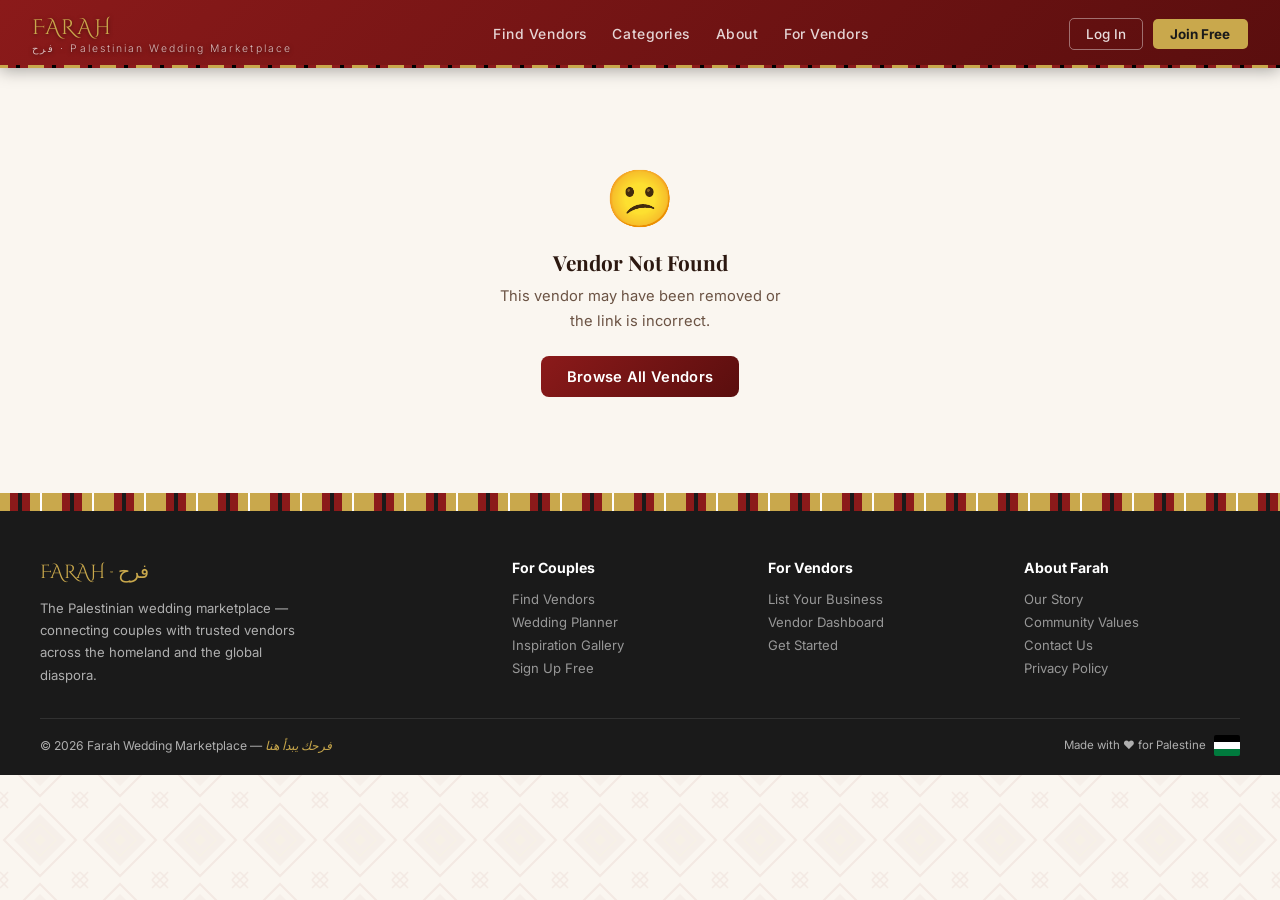
<file: vendor.html>
<!DOCTYPE html>
<html lang="en">
<head>
  <meta charset="UTF-8" />
  <meta name="viewport" content="width=device-width, initial-scale=1.0" />
  <title>Vendor — Farah Wedding Marketplace</title>
  <link rel="stylesheet" href="css/main.css" />
  <style>
    .vendor-detail-wrap { background: var(--ivory); }
    .section-title { font-family: 'Playfair Display', serif; font-size: 1.3rem; font-weight: 600; color: var(--text); margin-bottom: 1rem; display: flex; align-items: center; gap: 10px; }
    .section-title::after { content: ''; flex: 1; height: 1px; background: var(--border); }
    .about-text { color: var(--muted); font-size: 0.92rem; line-height: 1.8; }
    .rating-overview { display: flex; align-items: center; gap: 1.5rem; padding: 1.2rem; background: var(--cream); border-radius: var(--r-md); margin-bottom: 1.4rem; }
    .rating-big { text-align: center; }
    .rating-big .num { font-family: 'Cinzel Decorative', serif; font-size: 3rem; color: var(--crimson); line-height: 1; }
    .rating-big .stars { font-size: 1.3rem; color: var(--gold); }
    .rating-big .cnt { font-size: 0.78rem; color: var(--muted); }
    .rating-bars { flex: 1; display: flex; flex-direction: column; gap: 0.4rem; }
    .rating-bar-row { display: flex; align-items: center; gap: 8px; font-size: 0.78rem; color: var(--muted); }
    .rating-bar-row .label { width: 30px; text-align: right; }
    .rating-bar-row .bar { flex: 1; height: 7px; background: var(--border); border-radius: 4px; overflow: hidden; }
    .rating-bar-row .fill { height: 100%; background: var(--gold); border-radius: 4px; }
    .inquiry-form { background: #fff; border: 1.5px solid var(--border); border-radius: var(--r-md); padding: 1.5rem; }
    .inquiry-form h3 { font-family: 'Playfair Display', serif; font-size: 1.1rem; margin-bottom: 1.2rem; color: var(--text); }
    .price-highlight { background: linear-gradient(135deg, rgba(139,26,26,0.06), rgba(201,168,76,0.08)); border: 1px solid var(--border); border-radius: var(--r-sm); padding: 1rem 1.2rem; margin-bottom: 1.2rem; display: flex; align-items: center; justify-content: space-between; }
    .back-link { display: inline-flex; align-items: center; gap: 6px; color: var(--muted); font-size: 0.85rem; margin-bottom: 1.5rem; cursor: pointer; transition: color 0.18s; }
    .back-link:hover { color: var(--crimson); }
    .vendor-headline { margin-bottom: 1.8rem; }
    .vendor-headline h1 { font-family: 'Playfair Display', serif; font-size: clamp(1.6rem, 3vw, 2.2rem); font-weight: 600; color: var(--text); }
    .vendor-headline .arabic { font-size: 1.1rem; color: var(--muted); margin-top: 4px; }
    .vendor-meta { display: flex; flex-wrap: wrap; gap: 1rem; align-items: center; margin: 0.8rem 0; }
    .vendor-meta-item { display: flex; align-items: center; gap: 6px; font-size: 0.84rem; color: var(--muted); }

    /* ── Availability Calendar ── */
    .cal-two-col { display: grid; grid-template-columns: 1fr 1fr; gap: 1rem; }
    @media (max-width: 580px) { .cal-two-col { grid-template-columns: 1fr; } }
    .cal-month { background: #fff; border: 1px solid var(--border); border-radius: var(--r-md); padding: 1rem; }
    .cal-month-hd { display: flex; align-items: center; justify-content: center; margin-bottom: 0.8rem; }
    .cal-month-title { font-family: 'Playfair Display', serif; font-size: 0.9rem; font-weight: 600; color: var(--text); text-align: center; }
    .cal-grid { display: grid; grid-template-columns: repeat(7, 1fr); gap: 2px; }
    .cal-lbl { text-align: center; font-size: 0.6rem; font-weight: 700; color: var(--muted); text-transform: uppercase; padding: 4px 0 5px; }
    .cal-cell { aspect-ratio: 1; display: flex; align-items: center; justify-content: center; border-radius: 5px; font-size: 0.75rem; }
    .cal-avail { background: rgba(0,122,61,0.09); color: var(--text); cursor: pointer; border: 1px solid rgba(0,122,61,0.2); }
    .cal-avail:hover { background: rgba(0,122,61,0.2); }
    .cal-booked { background: rgba(139,26,26,0.1); color: var(--crimson); text-decoration: line-through; cursor: not-allowed; }
    .cal-past { color: #d0d0d0; }
    .cal-sel { background: var(--crimson) !important; color: #fff !important; border-color: var(--crimson) !important; }
    .cal-legend { display: flex; gap: 1.2rem; margin-top: 0.8rem; flex-wrap: wrap; }
    .cal-leg-item { display: flex; align-items: center; gap: 5px; font-size: 0.72rem; color: var(--muted); }
    .cal-leg-dot { width: 11px; height: 11px; border-radius: 3px; flex-shrink: 0; }
  </style>
</head>
<body>
<div class="tatreez-bg"></div>
<div class="page-wrap vendor-detail-wrap">

  <div id="nav-root"></div>

  <div id="vendor-content">
    <!-- populated by JS -->
    <div style="text-align:center;padding:5rem;color:var(--muted)">Loading vendor…</div>
  </div>

  <div class="tatreez-divider"></div>
  <div id="footer-root"></div>
</div>

<script src="js/data.js"></script>
<script src="js/app.js"></script>
<script>
  const vendorId = parseInt(new URLSearchParams(window.location.search).get('id'));
  const vendor = VENDORS.find(v => v.id === vendorId);

  if (!vendor) {
    document.getElementById('vendor-content').innerHTML = `
      <div class="empty-state" style="padding:6rem 2rem">
        <div class="empty-icon">😕</div>
        <h3>Vendor Not Found</h3>
        <p>This vendor may have been removed or the link is incorrect.</p>
        <a href="vendors.html" class="btn btn-primary">Browse All Vendors</a>
      </div>`;
  } else {
    document.title = vendor.name + ' — Farah Wedding Marketplace';

    function submitInquiry(e) {
      e.preventDefault();
      if (!Auth.requireLogin(window.location.href)) return;
      const user = Auth.getCurrentUser();
      const msg  = document.getElementById('inq-message').value.trim();
      const date = document.getElementById('inq-date').value;
      if (!msg) { showToast('Please write a message.', 'error'); return; }
      Inquiries.add(vendor.id, msg, date, user.id, user.name);
      Notif.send('New Inquiry on Farah ✦', `${user.name} sent an inquiry for ${vendor.name}${date ? ' — Wedding date: ' + date : ''}`);
      showToast('Inquiry sent! The vendor will get back to you soon. ✦', 'success');
      document.getElementById('inq-form').reset();
      document.getElementById('inq-thanks').style.display = 'block';
      document.getElementById('inq-form').style.display = 'none';
    }

    const wishlisted = Wishlist.has(vendor.id);

    document.getElementById('vendor-content').innerHTML = `
      <div class="tatreez-divider" style="height:8px"></div>

      <div class="vendor-detail-layout">

        <!-- LEFT COLUMN -->
        <div>
          <div class="back-link" onclick="window.history.back()">← Back to Vendors</div>

          <!-- Gallery -->
          <div class="vendor-gallery">
            <div class="gallery-main" style="background:${vendor.gradient}">${vendor.emoji}</div>
            <div class="gallery-thumb" style="background:${vendor.gradient};opacity:0.7">${vendor.emoji}</div>
            <div class="gallery-thumb" style="background:${vendor.gradient};opacity:0.5">${vendor.emoji}</div>
          </div>

          <!-- Headline -->
          <div class="vendor-headline">
            <div style="display:flex;align-items:flex-start;justify-content:space-between;gap:1rem">
              <div>
                <div class="vendor-cat-label" style="font-size:0.72rem;font-weight:700;letter-spacing:0.15em;text-transform:uppercase;color:var(--crimson);margin-bottom:0.4rem">${escHtml(vendor.category)}</div>
                <h1>${escHtml(vendor.name)}</h1>
                <div class="arabic">${escHtml(vendor.nameAr)}</div>
              </div>
              <button onclick="toggleDetailWishlist(this)" id="wl-btn" style="background:none;border:1.5px solid var(--border);border-radius:var(--r-sm);padding:0.5rem 1rem;font-size:1rem;cursor:pointer;white-space:nowrap;transition:all 0.2s">
                ${wishlisted ? '❤️ Saved' : '🤍 Save'}
              </button>
            </div>
            <div class="vendor-meta">
              <div class="vendor-meta-item">📍 ${escHtml(vendor.city)}</div>
              <div class="vendor-meta-item">★ ${vendor.rating} <span style="color:var(--border)">&bull;</span> ${vendor.reviews} reviews</div>
              <div class="vendor-meta-item">💰 From ${formatCurrency(vendor.price)} / ${escHtml(vendor.priceUnit)}</div>
            </div>
            <div class="vendor-tags">${vendor.tags.map(t=>`<span class="tag">${escHtml(t)}</span>`).join('')}</div>
          </div>

          <!-- About -->
          <div style="margin-bottom:2rem">
            <div class="section-title">About</div>
            <p class="about-text">${escHtml(vendor.about)}</p>
          </div>

          <!-- Services -->
          <div style="margin-bottom:2rem">
            <div class="section-title">Services Offered</div>
            <div class="vendor-services-grid">
              ${vendor.services.map(s=>`<div class="service-item">${escHtml(s)}</div>`).join('')}
            </div>
          </div>

          <!-- Availability Calendar -->
          <div style="margin-bottom:2rem">
            <div class="section-title">Availability</div>
            <p style="font-size:0.84rem;color:var(--muted);margin-bottom:0.9rem">Click an available date to pre-fill your inquiry. Dates shown in red are already booked.</p>
            <div id="vendor-cal"></div>
          </div>

          <!-- Reviews -->
          <div style="margin-bottom:2rem">
            <div class="section-title">Reviews (${vendor.reviews})</div>
            <div class="rating-overview">
              <div class="rating-big">
                <div class="num">${vendor.rating}</div>
                <div class="stars">${starsHTML(vendor.rating)}</div>
                <div class="cnt">${vendor.reviews} reviews</div>
              </div>
              <div class="rating-bars">
                ${[5,4,3,2,1].map(s => {
                  const pct = s === 5 ? 78 : s === 4 ? 16 : s === 3 ? 4 : s === 2 ? 1 : 1;
                  return `<div class="rating-bar-row"><span class="label">${s}★</span><div class="bar"><div class="fill" style="width:${pct}%"></div></div><span>${pct}%</span></div>`;
                }).join('')}
              </div>
            </div>
            ${vendor.reviewList.map(r => `
              <div class="review-card">
                <div class="review-header">
                  <div class="review-avatar">${r.initial}</div>
                  <div>
                    <div class="review-name">${escHtml(r.name)}</div>
                    <div style="display:flex;align-items:center;gap:8px">
                      <span style="color:var(--gold);font-size:0.8rem">${'★'.repeat(r.stars)}</span>
                      <span class="review-date">${escHtml(r.date)}</span>
                    </div>
                  </div>
                </div>
                <p class="review-text">"${escHtml(r.text)}"</p>
              </div>
            `).join('')}
          </div>
        </div>

        <!-- RIGHT SIDEBAR -->
        <div>
          <div class="vendor-info-card">
            <div class="price-highlight">
              <div>
                <div style="font-size:0.72rem;font-weight:700;letter-spacing:0.1em;text-transform:uppercase;color:var(--muted);margin-bottom:4px">Starting From</div>
                <div class="vendor-info-price">${formatCurrency(vendor.price)} <small>/ ${escHtml(vendor.priceUnit)}</small></div>
              </div>
              <span style="font-size:2rem">${vendor.emoji}</span>
            </div>

            <!-- Contact Details -->
            <div style="margin-bottom:1.2rem">
              <div class="vendor-contact-row"><span class="icon">📞</span><span>${escHtml(vendor.phone)}</span></div>
              <div class="vendor-contact-row"><span class="icon">✉️</span><span>${escHtml(vendor.email)}</span></div>
              <div class="vendor-contact-row"><span class="icon">📸</span><span>${escHtml(vendor.instagram)}</span></div>
              <div class="vendor-contact-row"><span class="icon">🌐</span><span>${escHtml(vendor.website)}</span></div>
            </div>

            <!-- Inquiry Form -->
            <div class="inquiry-form">
              <h3>Send an Inquiry</h3>
              <div id="inq-thanks" style="display:none;text-align:center;padding:1.5rem 1rem;color:var(--green)">
                <div style="font-size:2rem;margin-bottom:0.5rem">✔</div>
                <div style="font-weight:700">Inquiry Sent!</div>
                <div style="font-size:0.84rem;color:var(--muted);margin-top:0.4rem">The vendor will contact you shortly.</div>
                <button class="btn btn-ghost btn-sm" style="margin-top:1rem" onclick="document.getElementById('inq-thanks').style.display='none';document.getElementById('inq-form').style.display='block'">Send Another</button>
              </div>
              <form id="inq-form" onsubmit="submitInquiry(event)">
                <div class="form-group">
                  <label class="form-label">Wedding Date</label>
                  <input class="form-input" type="date" id="inq-date" />
                </div>
                <div class="form-group">
                  <label class="form-label">Your Message *</label>
                  <textarea class="form-input" id="inq-message" rows="4" placeholder="Tell ${escHtml(vendor.name.split(' ')[0])} about your wedding — date, guests, vision…"></textarea>
                </div>
                <button class="btn btn-primary btn-block" type="submit">Send Inquiry ✦</button>
                <p style="text-align:center;font-size:0.75rem;color:var(--muted);margin-top:0.6rem">Free to inquire · No booking fees</p>
              </form>
            </div>

            <div style="margin-top:1rem;text-align:center">
              <button onclick="toggleDetailWishlist(document.getElementById('wl-btn'))" class="btn btn-ghost btn-block btn-sm">
                ${wishlisted ? '❤️ Saved to Wishlist' : '🤍 Save to Wishlist'}
              </button>
            </div>
          </div>
        </div>

      </div>

      <!-- More Vendors -->
      <div style="background:var(--cream);padding:3rem 0">
        <div style="max-width:1200px;margin:0 auto;padding:0 2rem">
          <div class="section-header">
            <div class="section-tag">You May Also Like</div>
            <h2>More <em>${escHtml(vendor.category)}</em> Vendors</h2>
            <div class="gold-line"></div>
          </div>
          <div class="vendors-grid">
            ${VENDORS.filter(v => v.category === vendor.category && v.id !== vendor.id).slice(0,3).map(vendorCardHTML).join('') || '<p style="color:var(--muted);text-align:center">No other vendors in this category yet.</p>'}
          </div>
        </div>
      </div>
    `;
  }

  // Calendar date pick — fills inquiry form
  let _calSelected = '';
  function calPickDate(dateStr) {
    _calSelected = dateStr;
    document.getElementById('inq-date').value = dateStr;
    renderAvailCalendar(vendor.id, 'vendor-cal', dateStr);
    document.getElementById('inq-date').scrollIntoView({ behavior: 'smooth', block: 'center' });
    showToast('Date selected: ' + dateStr, 'success');
  }

  // Initial calendar render (after DOM is built)
  setTimeout(() => renderAvailCalendar(vendor.id, 'vendor-cal', ''), 0);

  function toggleDetailWishlist(btn) {
    if (!vendor) return;
    const added = Wishlist.toggle(vendor.id);
    btn.innerHTML = added ? '❤️ Saved' : '🤍 Save';
    showToast(added ? 'Saved to your wishlist ❤️' : 'Removed from wishlist', added ? 'success' : 'info');
    // Also update sidebar button
    const sideBtn = document.querySelector('.vendor-info-card .btn-ghost');
    if (sideBtn) sideBtn.innerHTML = added ? '❤️ Saved to Wishlist' : '🤍 Save to Wishlist';
  }
</script>
</body>
</html>
</file>
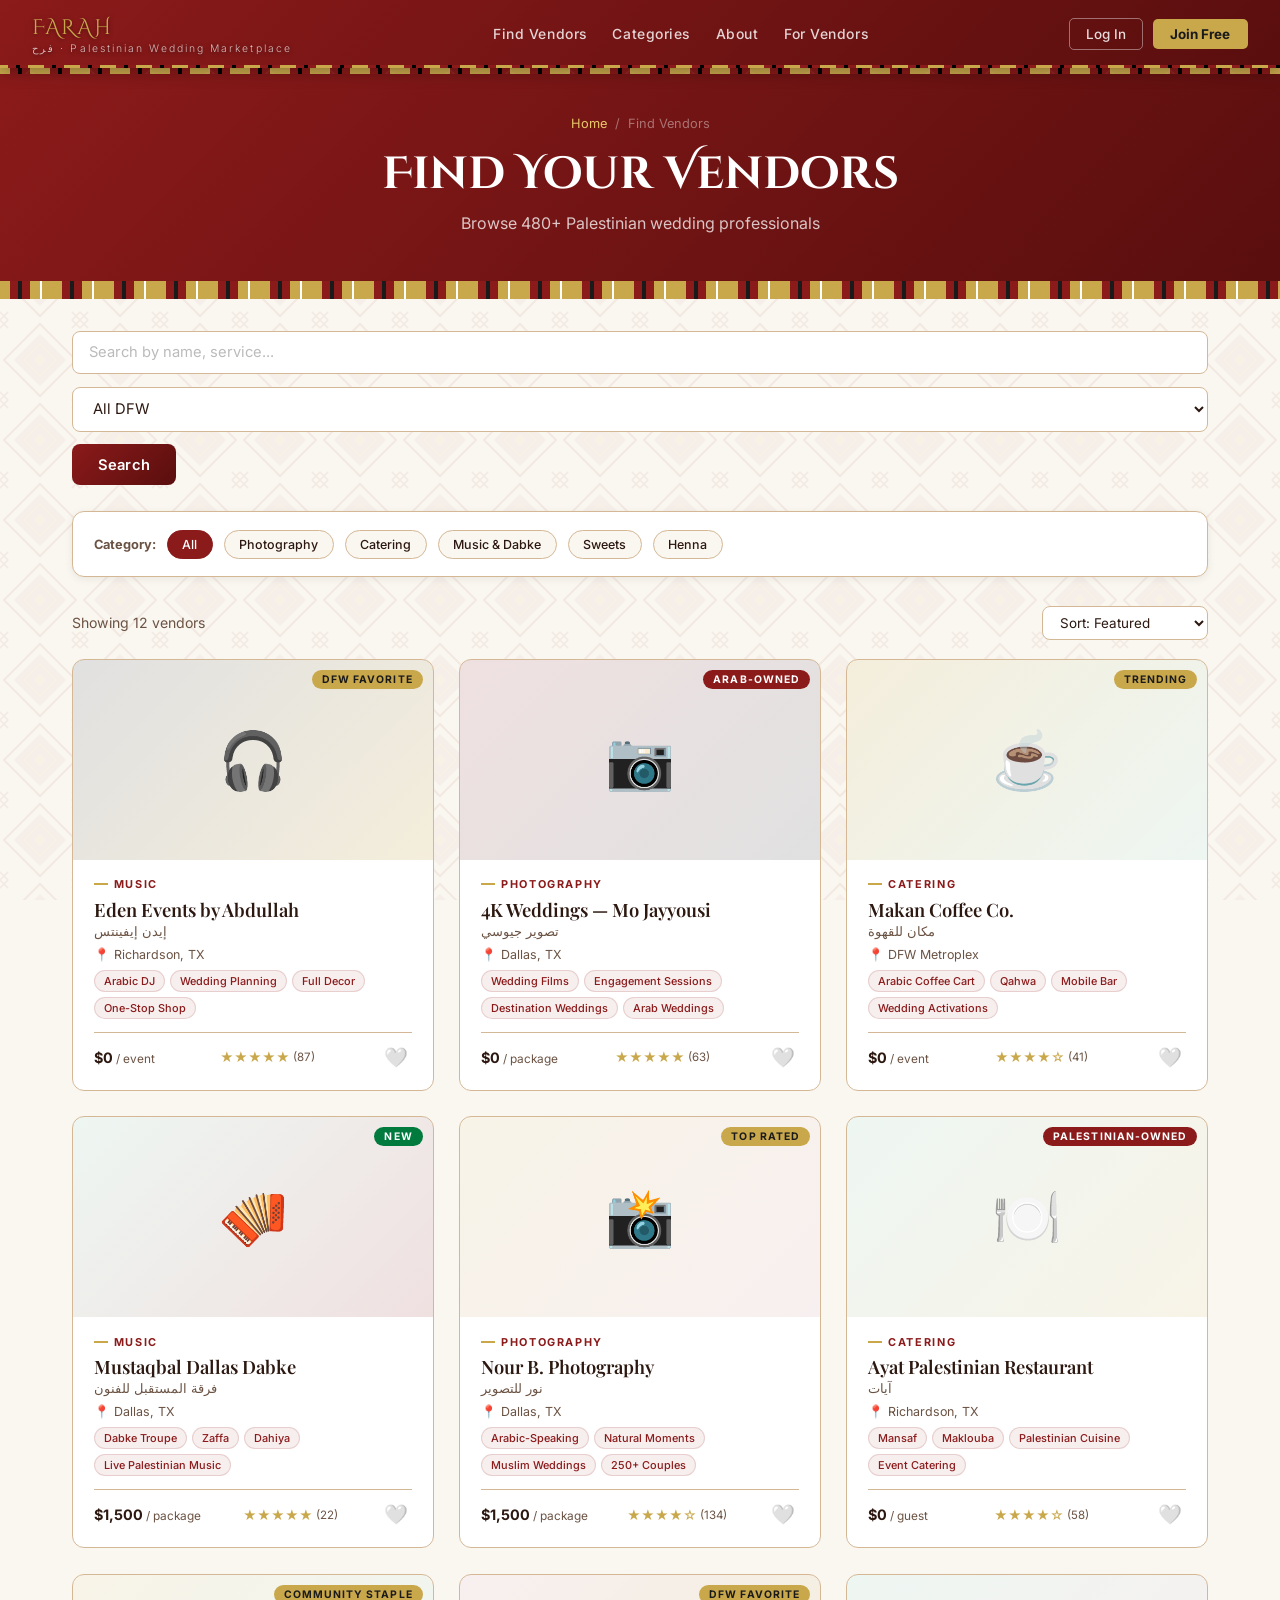
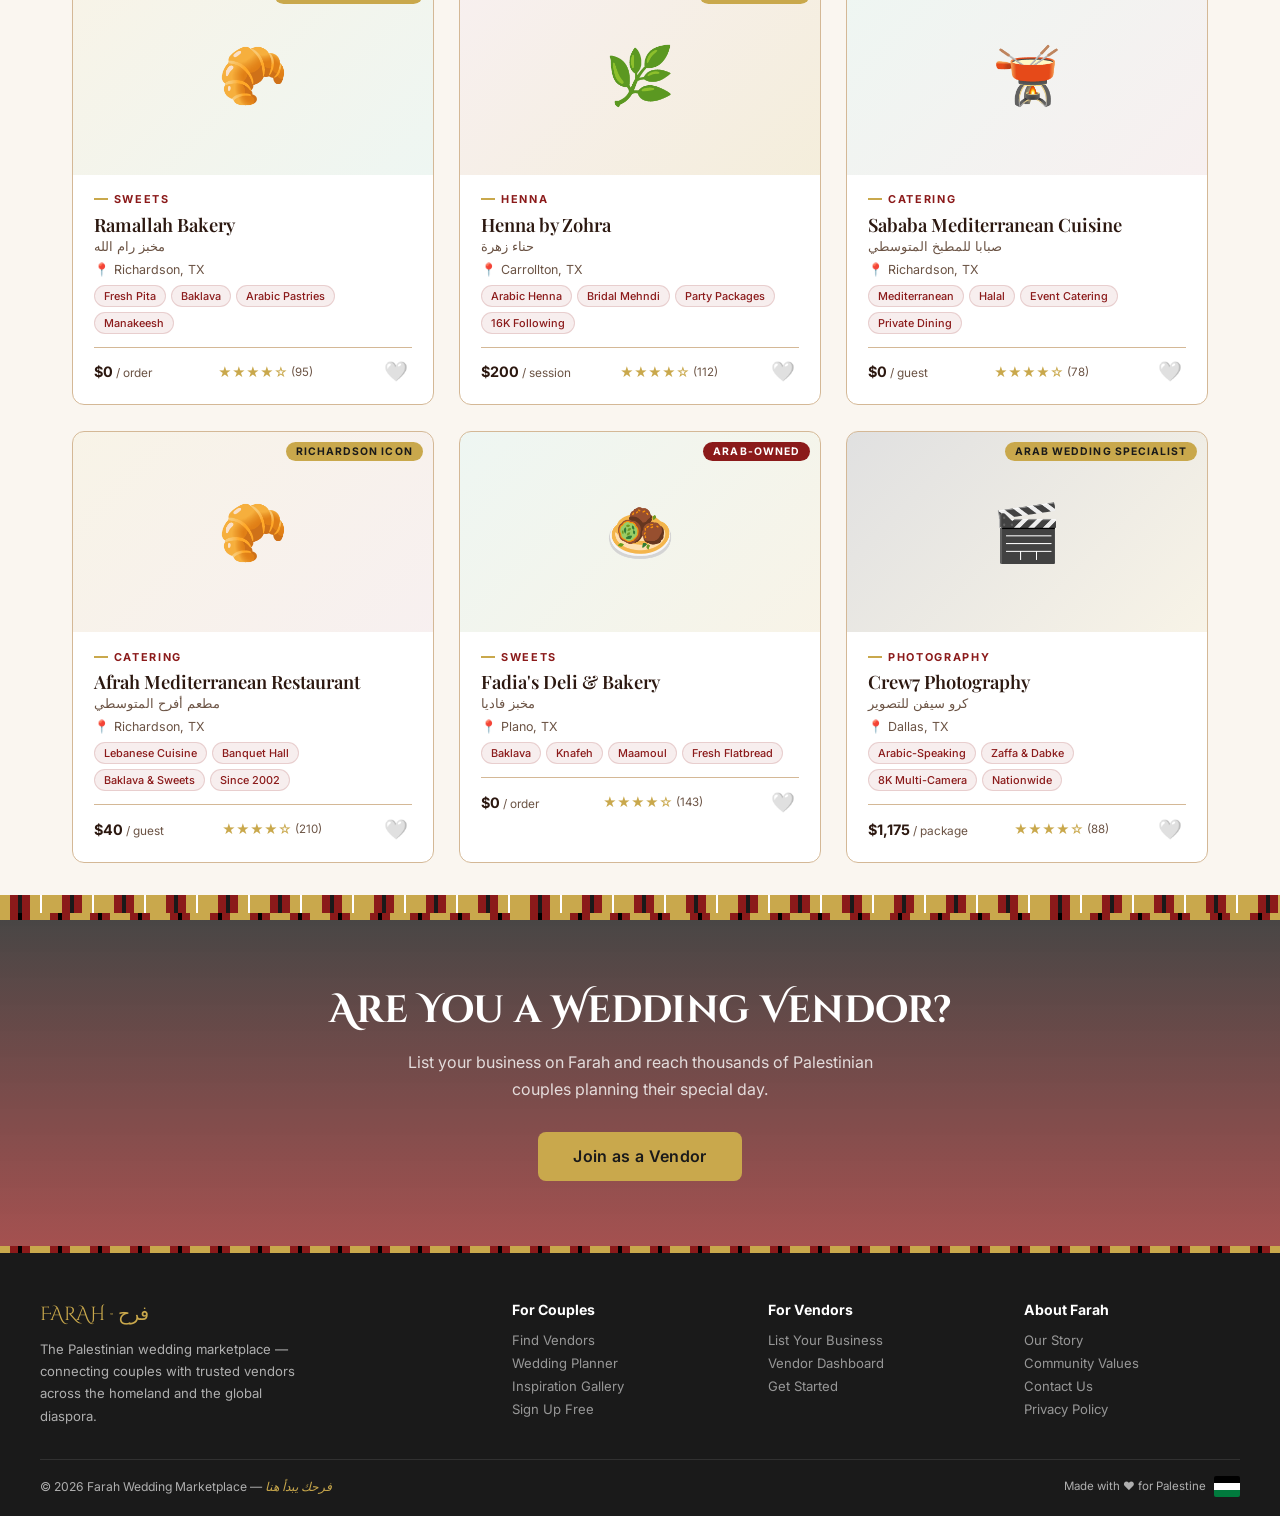
<file: vendors.html>
<!DOCTYPE html>
<html lang="en">
<head>
  <meta charset="UTF-8" />
  <meta name="viewport" content="width=device-width, initial-scale=1.0" />
  <title>Find Vendors — Farah Wedding Marketplace</title>
  <link rel="stylesheet" href="css/main.css" />
  <style>
    .vendors-page { max-width: 1200px; margin: 0 auto; padding: 2rem; }
    .search-bar { display: flex; gap: 0.8rem; margin-bottom: 1.6rem; flex-wrap: wrap; }
    .search-bar input { flex: 1; min-width: 200px; }
    .search-bar select { min-width: 140px; }
    .results-header { display: flex; align-items: center; justify-content: space-between; margin-bottom: 1.2rem; }
    .results-count { font-size: 0.88rem; color: var(--muted); }
    .sort-select { font-size: 0.84rem; padding: 0.42rem 0.8rem; border: 1.5px solid var(--border); border-radius: var(--r-sm); background: #fff; color: var(--text); cursor: pointer; outline: none; }
    .no-results { text-align: center; padding: 4rem 2rem; color: var(--muted); }
    .no-results-icon { font-size: 3rem; margin-bottom: 1rem; }
  </style>
</head>
<body>
<div class="tatreez-bg"></div>
<div class="page-wrap">

  <div id="nav-root"></div>

  <div class="page-header">
    <div class="page-header-inner">
      <div class="breadcrumb"><a href="index.html">Home</a><span>/</span><span>Find Vendors</span></div>
      <h1>Find Your Vendors</h1>
      <p>Browse 480+ Palestinian wedding professionals</p>
    </div>
  </div>

  <div class="tatreez-divider"></div>

  <div class="vendors-page">

    <!-- Search & Filters -->
    <div class="search-bar">
      <input class="form-input" type="text" id="search-q" placeholder="Search by name, service..." />
      <select class="form-input" id="search-city">
        <option value="">All DFW</option>
        <option>Dallas, TX</option>
        <option>Richardson, TX</option>
        <option>Plano, TX</option>
        <option>Carrollton, TX</option>
        <option>DFW Metroplex</option>
      </select>
      <button class="btn btn-primary" onclick="applyFilters()">Search</button>
    </div>

    <div class="filter-bar" id="cat-filters">
      <span class="filter-label">Category:</span>
      <button class="filter-chip active" data-cat="">All</button>
      <button class="filter-chip" data-cat="Photography">Photography</button>
      <button class="filter-chip" data-cat="Catering">Catering</button>
      <button class="filter-chip" data-cat="Music">Music & Dabke</button>
      <button class="filter-chip" data-cat="Sweets">Sweets</button>
      <button class="filter-chip" data-cat="Henna">Henna</button>
    </div>

    <div class="results-header">
      <span class="results-count" id="results-count">Showing all vendors</span>
      <select class="sort-select" id="sort-select" onchange="applyFilters()">
        <option value="default">Sort: Featured</option>
        <option value="rating">Highest Rated</option>
        <option value="price_asc">Price: Low → High</option>
        <option value="price_desc">Price: High → Low</option>
        <option value="reviews">Most Reviewed</option>
      </select>
    </div>

    <div class="vendors-grid" id="vendors-grid">
      <!-- populated by JS -->
    </div>

    <div id="no-results" style="display:none" class="no-results">
      <div class="no-results-icon">🔍</div>
      <h3>No vendors found</h3>
      <p>Try adjusting your search or browse all categories.</p>
      <button class="btn btn-outline" onclick="clearFilters()">Clear Filters</button>
    </div>

  </div>

  <div class="tatreez-divider"></div>

  <!-- CTA -->
  <div class="cta-banner">
    <h2>Are You a Wedding Vendor?</h2>
    <p>List your business on Farah and reach thousands of Palestinian couples planning their special day.</p>
    <div class="cta-btns">
      <button class="btn btn-gold btn-lg" onclick="window.location='auth.html?type=vendor'">Join as a Vendor</button>
    </div>
  </div>

  <div id="footer-root"></div>
</div>

<script src="js/data.js"></script>
<script src="js/app.js"></script>
<script>
  let activeCategory = '';

  // Read URL params
  const params = new URLSearchParams(window.location.search);
  if (params.get('q')) document.getElementById('search-q').value = params.get('q');
  if (params.get('city')) {
    const sel = document.getElementById('search-city');
    [...sel.options].forEach(o => { if (o.value === params.get('city')) o.selected = true; });
  }
  if (params.get('cat')) activeCategory = params.get('cat');

  // Category chips
  document.getElementById('cat-filters').addEventListener('click', e => {
    const chip = e.target.closest('.filter-chip');
    if (!chip) return;
    document.querySelectorAll('#cat-filters .filter-chip').forEach(c => c.classList.remove('active'));
    chip.classList.add('active');
    activeCategory = chip.dataset.cat;
    applyFilters();
  });

  // Set active chip from URL
  if (activeCategory) {
    document.querySelectorAll('#cat-filters .filter-chip').forEach(c => {
      c.classList.toggle('active', c.dataset.cat === activeCategory);
    });
  }

  function applyFilters() {
    const q    = document.getElementById('search-q').value.toLowerCase().trim();
    const city = document.getElementById('search-city').value;
    const sort = document.getElementById('sort-select').value;

    let results = VENDORS.filter(v => {
      const matchCat  = !activeCategory || v.category === activeCategory;
      const matchCity = !city || v.city === city;
      const matchQ    = !q || v.name.toLowerCase().includes(q)
                            || v.nameAr.includes(q)
                            || v.category.toLowerCase().includes(q)
                            || v.tags.some(t => t.toLowerCase().includes(q));
      return matchCat && matchCity && matchQ;
    });

    if (sort === 'rating')      results.sort((a,b) => b.rating - a.rating);
    if (sort === 'price_asc')   results.sort((a,b) => a.price - b.price);
    if (sort === 'price_desc')  results.sort((a,b) => b.price - a.price);
    if (sort === 'reviews')     results.sort((a,b) => b.reviews - a.reviews);

    const grid = document.getElementById('vendors-grid');
    const noRes = document.getElementById('no-results');
    const count = document.getElementById('results-count');

    if (results.length === 0) {
      grid.innerHTML = '';
      noRes.style.display = 'block';
      count.textContent = '0 vendors found';
    } else {
      noRes.style.display = 'none';
      grid.innerHTML = results.map(vendorCardHTML).join('');
      count.textContent = `Showing ${results.length} vendor${results.length !== 1 ? 's' : ''}`;
    }
  }

  function clearFilters() {
    document.getElementById('search-q').value = '';
    document.getElementById('search-city').value = '';
    activeCategory = '';
    document.querySelectorAll('#cat-filters .filter-chip').forEach(c => c.classList.toggle('active', c.dataset.cat === ''));
    applyFilters();
  }

  document.getElementById('search-q').addEventListener('keydown', e => { if (e.key === 'Enter') applyFilters(); });

  // Initial render
  applyFilters();
</script>
</body>
</html>
</file>
<file: css/main.css>
/* ═══════════════════════════════════════════════
   FARAH WEDDING MARKETPLACE — Shared Stylesheet
═══════════════════════════════════════════════ */
@import url('https://fonts.googleapis.com/css2?family=Cinzel+Decorative:wght@400;700&family=Playfair+Display:ital,wght@0,400;0,600;1,400&family=Inter:wght@300;400;500;600;700&display=swap');

/* ─── Variables ─── */
:root {
  --crimson:  #8B1A1A;
  --red-dark: #5a0e0e;
  --gold:     #C9A84C;
  --gold-lt:  #E8C96B;
  --black:    #1A1A1A;
  --ivory:    #FAF6F0;
  --cream:    #F5EDE0;
  --text:     #2C1810;
  --muted:    #6B5344;
  --border:   #D4B896;
  --green:    #007A3D;
  --shadow-sm:  0 2px 8px rgba(0,0,0,0.07);
  --shadow-md:  0 4px 20px rgba(0,0,0,0.12);
  --shadow-lg:  0 12px 40px rgba(0,0,0,0.18);
  --r-sm: 8px;
  --r-md: 12px;
  --r-lg: 20px;
}

/* ─── Reset ─── */
*, *::before, *::after { box-sizing: border-box; margin: 0; padding: 0; }
html { scroll-behavior: smooth; }
body {
  font-family: 'Inter', sans-serif;
  color: var(--text);
  background: var(--ivory);
  overflow-x: hidden;
  min-height: 100vh;
}
a { text-decoration: none; color: inherit; }
button { font-family: 'Inter', sans-serif; cursor: pointer; }
input, select, textarea { font-family: 'Inter', sans-serif; }
img { display: block; max-width: 100%; }
ul { list-style: none; }

/* ═══════════════════════════════════════════════
   TATREEZ BACKGROUND
═══════════════════════════════════════════════ */
.tatreez-bg {
  position: fixed; inset: 0; z-index: 0; pointer-events: none; opacity: 0.06;
  background-image: url("data:image/svg+xml,%3Csvg xmlns='http://www.w3.org/2000/svg' width='80' height='80'%3E%3Cpolygon points='40,4 76,40 40,76 4,40' fill='none' stroke='%238B1A1A' stroke-width='2'/%3E%3Cpolygon points='40,14 66,40 40,66 14,40' fill='%238B1A1A' opacity='0.5'/%3E%3Cpolygon points='40,24 56,40 40,56 24,40' fill='none' stroke='%23C9A84C' stroke-width='1.5'/%3E%3Cpolygon points='40,34 46,40 40,46 34,40' fill='%23C9A84C'/%3E%3Cline x1='0' y1='0' x2='8' y2='8' stroke='%238B1A1A' stroke-width='1.5'/%3E%3Cline x1='8' y1='0' x2='0' y2='8' stroke='%238B1A1A' stroke-width='1.5'/%3E%3Cline x1='72' y1='0' x2='80' y2='8' stroke='%238B1A1A' stroke-width='1.5'/%3E%3Cline x1='80' y1='0' x2='72' y2='8' stroke='%238B1A1A' stroke-width='1.5'/%3E%3Cline x1='0' y1='72' x2='8' y2='80' stroke='%238B1A1A' stroke-width='1.5'/%3E%3Cline x1='8' y1='72' x2='0' y2='80' stroke='%238B1A1A' stroke-width='1.5'/%3E%3Cline x1='72' y1='72' x2='80' y2='80' stroke='%238B1A1A' stroke-width='1.5'/%3E%3Cline x1='80' y1='72' x2='72' y2='80' stroke='%238B1A1A' stroke-width='1.5'/%3E%3C/svg%3E");
  background-size: 80px 80px;
}
.page-wrap { position: relative; z-index: 1; }

/* ═══════════════════════════════════════════════
   TATREEZ STRIPE DIVIDER
═══════════════════════════════════════════════ */
.tatreez-divider {
  height: 18px;
  background: repeating-linear-gradient(
    90deg,
    var(--gold) 0px, var(--gold) 10px,
    var(--crimson) 10px, var(--crimson) 18px,
    #1A1A1A 18px, #1A1A1A 22px,
    var(--crimson) 22px, var(--crimson) 30px,
    var(--gold) 30px, var(--gold) 40px,
    #fff 40px, #fff 42px,
    var(--gold) 42px, var(--gold) 52px
  );
}

/* ═══════════════════════════════════════════════
   NAVIGATION
═══════════════════════════════════════════════ */
.nav {
  background: linear-gradient(135deg, var(--crimson) 0%, var(--red-dark) 100%);
  height: 68px;
  display: flex; align-items: center; justify-content: space-between;
  padding: 0 2rem;
  position: sticky; top: 0; z-index: 200;
  box-shadow: 0 2px 16px rgba(0,0,0,0.35);
}
.nav::after {
  content: '';
  position: absolute; bottom: 0; left: 0; right: 0; height: 3px;
  background: repeating-linear-gradient(90deg, var(--gold) 0,var(--gold) 8px, var(--crimson) 8px,var(--crimson) 16px, #000 16px,#000 20px, var(--crimson) 20px,var(--crimson) 28px, var(--gold) 28px,var(--gold) 36px);
}
.nav-logo { font-family: 'Cinzel Decorative', serif; color: var(--gold); font-size: 1.3rem; letter-spacing: 0.08em; text-shadow: 0 1px 4px rgba(0,0,0,0.5); }
.nav-logo a { color: inherit; }
.nav-logo small { color: rgba(255,255,255,0.7); font-size: 0.65rem; display: block; letter-spacing: 0.2em; font-family: 'Inter', sans-serif; font-weight: 300; }
.nav-links { display: flex; gap: 1.6rem; align-items: center; }
.nav-links a { color: rgba(255,255,255,0.82); font-size: 0.87rem; font-weight: 500; letter-spacing: 0.04em; transition: color 0.2s; }
.nav-links a:hover { color: var(--gold-lt); }
.nav-auth { display: flex; gap: 0.6rem; align-items: center; }
.nav-user { color: var(--gold-lt); font-size: 0.85rem; display: flex; align-items: center; gap: 8px; }
.nav-user-avatar { width: 32px; height: 32px; border-radius: 50%; background: var(--gold); color: var(--black); display: flex; align-items: center; justify-content: center; font-weight: 700; font-size: 0.85rem; }
.btn-nav-login { color: rgba(255,255,255,0.85); border: 1px solid rgba(255,255,255,0.4); background: transparent; padding: 0.42rem 1rem; border-radius: 5px; font-size: 0.84rem; font-weight: 500; transition: all 0.2s; }
.btn-nav-login:hover { border-color: var(--gold); color: var(--gold); }
.btn-nav-signup { background: var(--gold); color: var(--black); border: none; padding: 0.45rem 1.1rem; border-radius: 5px; font-size: 0.84rem; font-weight: 700; transition: all 0.2s; }
.btn-nav-signup:hover { background: var(--gold-lt); }
.btn-nav-logout { background: rgba(255,255,255,0.12); color: rgba(255,255,255,0.7); border: 1px solid rgba(255,255,255,0.2); padding: 0.42rem 0.8rem; border-radius: 5px; font-size: 0.8rem; transition: all 0.2s; }
.btn-nav-logout:hover { background: rgba(255,255,255,0.2); color: #fff; }
.nav-hamburger { display: none; background: none; border: none; color: #fff; font-size: 1.5rem; }

/* ═══════════════════════════════════════════════
   BUTTONS
═══════════════════════════════════════════════ */
.btn { display: inline-flex; align-items: center; justify-content: center; gap: 8px; border: none; border-radius: var(--r-sm); font-weight: 600; font-size: 0.92rem; cursor: pointer; transition: all 0.2s; letter-spacing: 0.02em; padding: 0.72rem 1.6rem; }
.btn-primary { background: linear-gradient(135deg, var(--crimson), var(--red-dark)); color: #fff; }
.btn-primary:hover { opacity: 0.88; transform: translateY(-1px); box-shadow: var(--shadow-md); }
.btn-gold { background: var(--gold); color: var(--black); }
.btn-gold:hover { background: var(--gold-lt); transform: translateY(-1px); box-shadow: var(--shadow-md); }
.btn-outline { background: transparent; color: var(--crimson); border: 2px solid var(--crimson); }
.btn-outline:hover { background: var(--crimson); color: #fff; }
.btn-ghost { background: transparent; color: var(--muted); border: 1px solid var(--border); }
.btn-ghost:hover { border-color: var(--crimson); color: var(--crimson); }
.btn-sm { padding: 0.45rem 1rem; font-size: 0.82rem; }
.btn-lg { padding: 0.9rem 2.2rem; font-size: 1rem; }
.btn-block { width: 100%; }
.btn:disabled { opacity: 0.5; cursor: not-allowed; transform: none !important; }

/* ═══════════════════════════════════════════════
   FORMS
═══════════════════════════════════════════════ */
.form-group { margin-bottom: 1.2rem; }
.form-label { display: block; font-size: 0.84rem; font-weight: 600; color: var(--text); margin-bottom: 0.4rem; }
.form-input {
  width: 100%; padding: 0.72rem 1rem;
  border: 1.5px solid var(--border); border-radius: var(--r-sm);
  background: #fff; color: var(--text); font-size: 0.92rem;
  transition: border-color 0.2s, box-shadow 0.2s;
  outline: none;
}
.form-input:focus { border-color: var(--crimson); box-shadow: 0 0 0 3px rgba(139,26,26,0.1); }
.form-input::placeholder { color: #bbb; }
textarea.form-input { resize: vertical; min-height: 100px; }
select.form-input { cursor: pointer; }
.form-error { font-size: 0.78rem; color: var(--crimson); margin-top: 0.3rem; }
.form-hint { font-size: 0.78rem; color: var(--muted); margin-top: 0.3rem; }
.form-row { display: grid; grid-template-columns: 1fr 1fr; gap: 1rem; }

/* ═══════════════════════════════════════════════
   CARDS
═══════════════════════════════════════════════ */
.card { background: #fff; border: 1px solid var(--border); border-radius: var(--r-md); overflow: hidden; }
.card-body { padding: 1.4rem; }
.card-header { padding: 1rem 1.4rem; border-bottom: 1px solid var(--border); display: flex; align-items: center; justify-content: space-between; }
.card-header h3 { font-family: 'Playfair Display', serif; font-size: 1.05rem; }

/* Vendor Card */
.vendor-card { background: #fff; border-radius: var(--r-md); overflow: hidden; border: 1px solid var(--border); transition: all 0.25s; cursor: pointer; position: relative; }
.vendor-card:hover { transform: translateY(-5px); box-shadow: var(--shadow-lg); }
.vendor-img-wrap { position: relative; }
.vendor-img-placeholder { height: 200px; display: flex; align-items: center; justify-content: center; font-size: 3.5rem; }
.vendor-img { width: 100%; height: 200px; object-fit: cover; }
.vendor-badge { position: absolute; top: 10px; right: 10px; font-size: 0.65rem; font-weight: 700; letter-spacing: 0.1em; text-transform: uppercase; padding: 3px 10px; border-radius: 20px; }
.vendor-badge.crimson { background: var(--crimson); color: #fff; }
.vendor-badge.gold { background: var(--gold); color: var(--black); }
.vendor-badge.green { background: var(--green); color: #fff; }
.vendor-body { padding: 1.1rem 1.3rem 1.3rem; }
.vendor-cat-label { font-size: 0.68rem; font-weight: 700; letter-spacing: 0.15em; text-transform: uppercase; color: var(--crimson); display: flex; align-items: center; gap: 6px; margin-bottom: 0.35rem; }
.vendor-cat-label::before { content: ''; width: 14px; height: 2px; background: var(--gold); display: inline-block; }
.vendor-name { font-family: 'Playfair Display', serif; font-size: 1.15rem; font-weight: 600; color: var(--text); }
.vendor-name-ar { font-size: 0.82rem; color: var(--muted); margin-top: 1px; }
.vendor-location { font-size: 0.78rem; color: var(--muted); display: flex; align-items: center; gap: 4px; margin: 0.5rem 0; }
.vendor-tags { display: flex; flex-wrap: wrap; gap: 5px; margin-bottom: 0.8rem; }
.tag { font-size: 0.68rem; padding: 3px 9px; border-radius: 20px; background: rgba(139,26,26,0.07); color: var(--crimson); border: 1px solid rgba(139,26,26,0.15); font-weight: 500; }
.vendor-footer { display: flex; align-items: center; justify-content: space-between; border-top: 1px solid var(--border); padding-top: 0.8rem; }
.vendor-price { font-size: 0.9rem; font-weight: 700; color: var(--text); }
.vendor-price small { color: var(--muted); font-weight: 400; font-size: 0.74rem; }
.stars { color: var(--gold); font-size: 0.82rem; display: flex; align-items: center; gap: 3px; }
.stars span { color: var(--muted); font-size: 0.72rem; }
.wishlist-btn { background: none; border: none; cursor: pointer; font-size: 1.2rem; padding: 2px 4px; transition: transform 0.15s; line-height: 1; }
.wishlist-btn:hover { transform: scale(1.25); }

/* ═══════════════════════════════════════════════
   SECTION
═══════════════════════════════════════════════ */
.section { padding: 4.5rem 2rem; max-width: 1200px; margin: 0 auto; }
.section-header { text-align: center; margin-bottom: 2.8rem; }
.section-tag { display: inline-block; font-size: 0.7rem; font-weight: 700; letter-spacing: 0.2em; text-transform: uppercase; color: var(--crimson); background: rgba(139,26,26,0.08); padding: 0.28rem 1rem; border-radius: 20px; border: 1px solid rgba(139,26,26,0.18); margin-bottom: 0.7rem; }
.section-header h2 { font-family: 'Playfair Display', serif; font-size: clamp(1.7rem, 3.5vw, 2.6rem); color: var(--text); line-height: 1.2; }
.section-header h2 em { color: var(--crimson); font-style: italic; }
.section-header p { color: var(--muted); font-size: 0.97rem; margin-top: 0.6rem; max-width: 520px; margin-left: auto; margin-right: auto; line-height: 1.7; }
.gold-line { width: 50px; height: 3px; background: linear-gradient(90deg, var(--crimson), var(--gold)); margin: 0.6rem auto 0; border-radius: 2px; }

/* ═══════════════════════════════════════════════
   PAGE HEADER BANNER
═══════════════════════════════════════════════ */
.page-header {
  background: linear-gradient(135deg, var(--crimson) 0%, var(--red-dark) 100%);
  padding: 3rem 2rem;
  text-align: center;
  position: relative;
  overflow: hidden;
}
.page-header::before, .page-header::after {
  content: '';
  position: absolute; left: 0; right: 0; height: 6px;
  background: repeating-linear-gradient(90deg, var(--gold) 0,var(--gold) 10px, var(--crimson) 10px,var(--crimson) 18px, #000 18px,#000 22px, var(--crimson) 22px,var(--crimson) 30px, var(--gold) 30px,var(--gold) 40px);
}
.page-header::before { top: 0; }
.page-header::after { bottom: 0; }
.page-header::after { content: ''; position: absolute; inset: 0; background-image: url("data:image/svg+xml,%3Csvg xmlns='http://www.w3.org/2000/svg' width='60' height='60'%3E%3Cpolygon points='30,2 58,30 30,58 2,30' fill='none' stroke='rgba(255,255,255,0.06)' stroke-width='1.5'/%3E%3C/svg%3E"); background-size: 60px; }
.page-header-inner { position: relative; z-index: 1; }
.page-header h1 { font-family: 'Cinzel Decorative', serif; color: #fff; font-size: clamp(1.6rem, 4vw, 2.8rem); }
.page-header p { color: rgba(255,255,255,0.75); font-size: 1rem; margin-top: 0.5rem; }
.breadcrumb { display: flex; gap: 0.5rem; align-items: center; justify-content: center; font-size: 0.8rem; color: rgba(255,255,255,0.6); margin-bottom: 0.8rem; }
.breadcrumb a { color: var(--gold-lt); }
.breadcrumb span { color: rgba(255,255,255,0.4); }

/* ═══════════════════════════════════════════════
   FILTER BAR
═══════════════════════════════════════════════ */
.filter-bar { display: flex; gap: 0.7rem; flex-wrap: wrap; align-items: center; padding: 1.1rem 1.3rem; background: #fff; border-radius: var(--r-md); border: 1px solid var(--border); box-shadow: var(--shadow-sm); margin-bottom: 1.8rem; }
.filter-label { font-size: 0.8rem; font-weight: 700; color: var(--muted); }
.filter-chip { padding: 0.38rem 0.9rem; border-radius: 20px; border: 1.5px solid var(--border); background: var(--ivory); font-size: 0.78rem; cursor: pointer; transition: all 0.15s; color: var(--text); font-family: 'Inter', sans-serif; font-weight: 500; }
.filter-chip:hover, .filter-chip.active { background: var(--crimson); color: #fff; border-color: var(--crimson); }

/* ═══════════════════════════════════════════════
   BADGE / PILL
═══════════════════════════════════════════════ */
.badge { display: inline-flex; align-items: center; gap: 5px; padding: 0.25rem 0.7rem; border-radius: 20px; font-size: 0.72rem; font-weight: 700; }
.badge-crimson { background: rgba(139,26,26,0.1); color: var(--crimson); border: 1px solid rgba(139,26,26,0.2); }
.badge-gold { background: rgba(201,168,76,0.15); color: #856C00; border: 1px solid rgba(201,168,76,0.3); }
.badge-green { background: rgba(0,122,61,0.1); color: var(--green); border: 1px solid rgba(0,122,61,0.2); }

/* ═══════════════════════════════════════════════
   TOAST
═══════════════════════════════════════════════ */
.toast-container { position: fixed; bottom: 1.5rem; right: 1.5rem; z-index: 9999; display: flex; flex-direction: column; gap: 0.6rem; }
.toast { background: var(--black); color: #fff; padding: 0.8rem 1.3rem; border-radius: var(--r-sm); font-size: 0.88rem; box-shadow: var(--shadow-lg); display: flex; align-items: center; gap: 8px; animation: slideIn 0.25s ease; max-width: 320px; }
.toast.success { border-left: 4px solid #4caf50; }
.toast.error   { border-left: 4px solid var(--crimson); }
.toast.info    { border-left: 4px solid var(--gold); }
@keyframes slideIn { from { transform: translateX(120%); opacity: 0; } to { transform: translateX(0); opacity: 1; } }
@keyframes slideOut { from { transform: translateX(0); opacity: 1; } to { transform: translateX(120%); opacity: 0; } }
.toast.out { animation: slideOut 0.25s ease forwards; }

/* ═══════════════════════════════════════════════
   MODAL
═══════════════════════════════════════════════ */
.modal-overlay { position: fixed; inset: 0; background: rgba(0,0,0,0.55); z-index: 500; display: flex; align-items: center; justify-content: center; padding: 1rem; opacity: 0; pointer-events: none; transition: opacity 0.2s; }
.modal-overlay.open { opacity: 1; pointer-events: all; }
.modal { background: #fff; border-radius: var(--r-lg); max-width: 500px; width: 100%; box-shadow: var(--shadow-lg); transform: scale(0.94); transition: transform 0.2s; }
.modal-overlay.open .modal { transform: scale(1); }
.modal-header { padding: 1.4rem 1.6rem; border-bottom: 1px solid var(--border); display: flex; align-items: center; justify-content: space-between; }
.modal-header h3 { font-family: 'Playfair Display', serif; font-size: 1.2rem; }
.modal-close { background: none; border: none; font-size: 1.4rem; color: var(--muted); cursor: pointer; line-height: 1; padding: 0 4px; }
.modal-body { padding: 1.6rem; }
.modal-footer { padding: 1rem 1.6rem; border-top: 1px solid var(--border); display: flex; gap: 0.8rem; justify-content: flex-end; }

/* ═══════════════════════════════════════════════
   TABS
═══════════════════════════════════════════════ */
.tabs { display: flex; border-bottom: 2px solid var(--border); margin-bottom: 1.8rem; gap: 0; }
.tab-btn { background: none; border: none; padding: 0.8rem 1.4rem; font-size: 0.9rem; font-weight: 600; color: var(--muted); cursor: pointer; border-bottom: 2px solid transparent; margin-bottom: -2px; transition: all 0.18s; }
.tab-btn.active { color: var(--crimson); border-bottom-color: var(--crimson); }
.tab-btn:hover:not(.active) { color: var(--text); }
.tab-pane { display: none; }
.tab-pane.active { display: block; }

/* ═══════════════════════════════════════════════
   STAR RATING
═══════════════════════════════════════════════ */
.star-rating { display: flex; gap: 4px; }
.star-rating .star { font-size: 1.4rem; cursor: pointer; transition: transform 0.1s; color: #ddd; line-height: 1; }
.star-rating .star.filled { color: var(--gold); }
.star-rating .star:hover { transform: scale(1.15); }

/* ═══════════════════════════════════════════════
   PROGRESS BAR
═══════════════════════════════════════════════ */
.progress-bar { height: 8px; background: var(--cream); border-radius: 4px; overflow: hidden; }
.progress-fill { height: 100%; background: linear-gradient(90deg, var(--crimson), var(--gold)); border-radius: 4px; transition: width 0.5s ease; }

/* ═══════════════════════════════════════════════
   EMPTY STATE
═══════════════════════════════════════════════ */
.empty-state { text-align: center; padding: 4rem 2rem; color: var(--muted); }
.empty-icon { font-size: 3.5rem; margin-bottom: 1rem; }
.empty-state h3 { font-family: 'Playfair Display', serif; font-size: 1.3rem; color: var(--text); margin-bottom: 0.5rem; }
.empty-state p { font-size: 0.92rem; line-height: 1.7; max-width: 300px; margin: 0 auto 1.4rem; }

/* ═══════════════════════════════════════════════
   FOOTER
═══════════════════════════════════════════════ */
footer { background: var(--black); color: rgba(255,255,255,0.65); padding: 3rem 2rem 1.2rem; }
.footer-inner { max-width: 1200px; margin: 0 auto; display: grid; grid-template-columns: 2fr 1fr 1fr 1fr; gap: 2.5rem; }
.footer-brand .logo { font-family: 'Cinzel Decorative', serif; color: var(--gold); font-size: 1.2rem; }
.footer-brand p { font-size: 0.82rem; line-height: 1.7; margin-top: 0.7rem; max-width: 260px; }
.footer-col h4 { color: #fff; font-size: 0.88rem; font-weight: 700; margin-bottom: 0.9rem; }
.footer-col a { display: block; color: rgba(255,255,255,0.55); font-size: 0.82rem; margin-bottom: 0.45rem; transition: color 0.2s; }
.footer-col a:hover { color: var(--gold); }
.footer-bottom { max-width: 1200px; margin: 2rem auto 0; border-top: 1px solid rgba(255,255,255,0.1); padding-top: 1rem; display: flex; justify-content: space-between; align-items: center; font-size: 0.76rem; flex-wrap: wrap; gap: 0.5rem; }
.palestine-flag { display: flex; flex-direction: column; width: 26px; border-radius: 2px; overflow: hidden; }
.pf-black { background: #000; height: 7px; }
.pf-white { background: #fff; height: 7px; }
.pf-green { background: var(--green); height: 7px; }

/* ═══════════════════════════════════════════════
   GRIDS
═══════════════════════════════════════════════ */
.vendors-grid { display: grid; grid-template-columns: repeat(auto-fill, minmax(290px, 1fr)); gap: 1.6rem; }
.categories-grid { display: grid; grid-template-columns: repeat(auto-fill, minmax(140px, 1fr)); gap: 1rem; }
.cat-card { background: #fff; border: 1.5px solid var(--border); border-radius: var(--r-md); padding: 1.4rem 1rem; text-align: center; cursor: pointer; transition: all 0.2s; position: relative; overflow: hidden; }
.cat-card::before { content: ''; position: absolute; top: 0; left: 0; right: 0; height: 3px; background: linear-gradient(90deg, var(--crimson), var(--gold)); transform: scaleX(0); transition: transform 0.2s; }
.cat-card:hover { transform: translateY(-4px); box-shadow: var(--shadow-md); border-color: var(--crimson); }
.cat-card:hover::before { transform: scaleX(1); }
.cat-icon { font-size: 2rem; margin-bottom: 0.5rem; }
.cat-name { font-size: 0.82rem; font-weight: 700; color: var(--text); }
.cat-count { font-size: 0.68rem; color: var(--muted); margin-top: 3px; }

/* ═══════════════════════════════════════════════
   DASHBOARD
═══════════════════════════════════════════════ */
.dashboard-layout { display: grid; grid-template-columns: 260px 1fr; gap: 2rem; max-width: 1200px; margin: 0 auto; padding: 2rem; }
.dash-sidebar { display: flex; flex-direction: column; gap: 0.4rem; }
.dash-nav-item { display: flex; align-items: center; gap: 10px; padding: 0.72rem 1rem; border-radius: var(--r-sm); font-size: 0.88rem; font-weight: 500; color: var(--muted); cursor: pointer; transition: all 0.18s; border: none; background: none; width: 100%; text-align: left; font-family: 'Inter', sans-serif; }
.dash-nav-item:hover { background: var(--cream); color: var(--text); }
.dash-nav-item.active { background: rgba(139,26,26,0.08); color: var(--crimson); font-weight: 700; }
.dash-nav-item .icon { font-size: 1.1rem; width: 22px; text-align: center; }
.dash-content { min-height: 600px; }
.dash-panel { display: none; }
.dash-panel.active { display: block; }
.dash-panel-header { display: flex; align-items: center; justify-content: space-between; margin-bottom: 1.5rem; }
.dash-panel-header h2 { font-family: 'Playfair Display', serif; font-size: 1.5rem; }
.stat-cards { display: grid; grid-template-columns: repeat(auto-fit, minmax(160px, 1fr)); gap: 1rem; margin-bottom: 1.8rem; }
.stat-card { background: #fff; border: 1px solid var(--border); border-radius: var(--r-md); padding: 1.2rem 1.4rem; }
.stat-card-icon { font-size: 1.8rem; margin-bottom: 0.4rem; }
.stat-card-value { font-family: 'Cinzel Decorative', serif; font-size: 1.6rem; color: var(--crimson); line-height: 1; }
.stat-card-label { font-size: 0.75rem; color: var(--muted); margin-top: 4px; font-weight: 600; text-transform: uppercase; letter-spacing: 0.08em; }

/* Checklist */
.checklist-section { margin-bottom: 1.6rem; }
.checklist-section-title { font-size: 0.78rem; font-weight: 700; text-transform: uppercase; letter-spacing: 0.1em; color: var(--muted); margin-bottom: 0.6rem; display: flex; align-items: center; gap: 8px; }
.checklist-section-title::after { content: ''; flex: 1; height: 1px; background: var(--border); }
.checklist-item { display: flex; align-items: center; gap: 12px; padding: 0.7rem 0; border-bottom: 1px solid rgba(212,184,150,0.4); }
.checklist-item:last-child { border-bottom: none; }
.check-box { width: 20px; height: 20px; border-radius: 4px; border: 2px solid var(--border); cursor: pointer; display: flex; align-items: center; justify-content: center; flex-shrink: 0; transition: all 0.15s; background: #fff; }
.check-box.checked { background: var(--crimson); border-color: var(--crimson); color: #fff; font-size: 0.7rem; }
.check-text { font-size: 0.88rem; color: var(--text); flex: 1; }
.check-text.done { text-decoration: line-through; color: var(--muted); }
.check-timeline { font-size: 0.7rem; color: var(--muted); white-space: nowrap; }

/* Budget */
.budget-total { background: linear-gradient(135deg, var(--crimson), var(--red-dark)); color: #fff; border-radius: var(--r-md); padding: 1.4rem 1.6rem; margin-bottom: 1.4rem; }
.budget-total-label { font-size: 0.78rem; opacity: 0.8; text-transform: uppercase; letter-spacing: 0.1em; }
.budget-total-amount { font-family: 'Cinzel Decorative', serif; font-size: 2rem; margin-top: 4px; color: var(--gold-lt); }
.budget-items-list { display: flex; flex-direction: column; gap: 0.8rem; }
.budget-item-row { display: flex; align-items: center; gap: 10px; padding: 0.8rem 1rem; background: #fff; border: 1px solid var(--border); border-radius: var(--r-sm); }
.budget-item-icon { font-size: 1.2rem; width: 28px; text-align: center; }
.budget-item-name { flex: 1; font-size: 0.88rem; font-weight: 600; }
.budget-item-amount { font-weight: 700; font-size: 0.9rem; color: var(--crimson); }
.budget-item-delete { background: none; border: none; color: var(--muted); cursor: pointer; font-size: 0.9rem; padding: 2px 4px; }
.budget-item-delete:hover { color: var(--crimson); }

/* ═══════════════════════════════════════════════
   VENDOR DETAIL PAGE
═══════════════════════════════════════════════ */
.vendor-detail-layout { max-width: 1200px; margin: 0 auto; padding: 2rem; display: grid; grid-template-columns: 1fr 360px; gap: 2.5rem; align-items: start; }
.vendor-gallery { display: grid; grid-template-columns: 1fr 1fr; gap: 0.8rem; margin-bottom: 1.8rem; }
.gallery-main { grid-column: 1 / -1; height: 300px; border-radius: var(--r-md); overflow: hidden; background: var(--cream); display: flex; align-items: center; justify-content: center; font-size: 5rem; }
.gallery-thumb { height: 140px; border-radius: var(--r-sm); overflow: hidden; background: var(--cream); display: flex; align-items: center; justify-content: center; font-size: 2.5rem; }
.vendor-info-card { background: #fff; border: 1px solid var(--border); border-radius: var(--r-md); padding: 1.6rem; position: sticky; top: 88px; }
.vendor-info-price { font-family: 'Cinzel Decorative', serif; font-size: 1.5rem; color: var(--crimson); }
.vendor-info-price small { font-family: 'Inter', sans-serif; font-size: 0.8rem; color: var(--muted); font-weight: 400; }
.vendor-contact-row { display: flex; align-items: center; gap: 10px; padding: 0.6rem 0; border-bottom: 1px solid var(--border); font-size: 0.85rem; }
.vendor-contact-row:last-child { border-bottom: none; }
.vendor-contact-row .icon { width: 22px; text-align: center; font-size: 1rem; }
.vendor-services-grid { display: grid; grid-template-columns: 1fr 1fr; gap: 0.6rem; }
.service-item { display: flex; align-items: center; gap: 8px; font-size: 0.85rem; padding: 0.5rem 0.8rem; background: var(--cream); border-radius: var(--r-sm); }
.service-item::before { content: '✦'; color: var(--gold); font-size: 0.6rem; }
.review-card { background: #fff; border: 1px solid var(--border); border-radius: var(--r-sm); padding: 1.1rem; margin-bottom: 0.8rem; }
.review-header { display: flex; align-items: center; gap: 10px; margin-bottom: 0.6rem; }
.review-avatar { width: 36px; height: 36px; border-radius: 50%; background: linear-gradient(135deg, var(--crimson), var(--gold)); display: flex; align-items: center; justify-content: center; color: #fff; font-weight: 700; font-size: 0.85rem; }
.review-name { font-weight: 700; font-size: 0.88rem; }
.review-date { font-size: 0.72rem; color: var(--muted); }
.review-text { font-size: 0.85rem; color: var(--muted); line-height: 1.7; }

/* ═══════════════════════════════════════════════
   AUTH PAGE
═══════════════════════════════════════════════ */
.auth-container { min-height: calc(100vh - 68px); display: flex; align-items: center; justify-content: center; padding: 2rem; }
.auth-card { background: #fff; border: 1px solid var(--border); border-radius: var(--r-lg); width: 100%; max-width: 440px; box-shadow: var(--shadow-lg); overflow: hidden; }
.auth-header { background: linear-gradient(135deg, var(--crimson), var(--red-dark)); padding: 2rem; text-align: center; }
.auth-header h2 { font-family: 'Cinzel Decorative', serif; color: var(--gold); font-size: 1.4rem; }
.auth-header p { color: rgba(255,255,255,0.75); font-size: 0.85rem; margin-top: 0.4rem; }
.auth-type-toggle { display: flex; gap: 0; background: rgba(255,255,255,0.12); border-radius: 8px; padding: 3px; margin-top: 1rem; }
.auth-type-btn { flex: 1; background: none; border: none; color: rgba(255,255,255,0.7); padding: 0.45rem; border-radius: 6px; font-size: 0.82rem; font-weight: 600; cursor: pointer; transition: all 0.2s; font-family: 'Inter', sans-serif; }
.auth-type-btn.active { background: #fff; color: var(--crimson); }
.auth-body { padding: 1.8rem; }
.auth-tabs { display: flex; gap: 0; margin-bottom: 1.6rem; border-bottom: 2px solid var(--border); }
.auth-tab { flex: 1; background: none; border: none; padding: 0.7rem; font-size: 0.88rem; font-weight: 600; color: var(--muted); cursor: pointer; border-bottom: 2px solid transparent; margin-bottom: -2px; transition: all 0.18s; font-family: 'Inter', sans-serif; }
.auth-tab.active { color: var(--crimson); border-bottom-color: var(--crimson); }
.auth-divider { text-align: center; font-size: 0.78rem; color: var(--muted); margin: 1rem 0; position: relative; }
.auth-divider::before, .auth-divider::after { content: ''; position: absolute; top: 50%; width: calc(50% - 1.5rem); height: 1px; background: var(--border); }
.auth-divider::before { left: 0; }
.auth-divider::after { right: 0; }

/* ═══════════════════════════════════════════════
   WHY BAND
═══════════════════════════════════════════════ */
.why-band { background: linear-gradient(135deg, var(--crimson), var(--red-dark)); padding: 3.5rem 2rem; position: relative; overflow: hidden; }
.why-band::before { content: ''; position: absolute; inset: 0; background-image: url("data:image/svg+xml,%3Csvg xmlns='http://www.w3.org/2000/svg' width='60' height='60'%3E%3Cpolygon points='30,2 58,30 30,58 2,30' fill='none' stroke='rgba(255,255,255,0.07)' stroke-width='1.5'/%3E%3C/svg%3E"); background-size: 60px; }
.why-inner { max-width: 1200px; margin: 0 auto; display: grid; grid-template-columns: repeat(auto-fit, minmax(200px, 1fr)); gap: 2rem; position: relative; }
.why-item { text-align: center; }
.why-icon { font-size: 2.4rem; margin-bottom: 0.7rem; }
.why-title { font-family: 'Playfair Display', serif; font-size: 1.1rem; color: var(--gold-lt); margin-bottom: 0.4rem; }
.why-text { color: rgba(255,255,255,0.7); font-size: 0.85rem; line-height: 1.7; }

/* ═══════════════════════════════════════════════
   CTA BANNER
═══════════════════════════════════════════════ */
.cta-banner { background: linear-gradient(rgba(26,26,26,0.8), rgba(139,26,26,0.75)), url('https://images.unsplash.com/photo-1464366400600-7168b8af9bc3?w=1400&q=80') center/cover; padding: 4.5rem 2rem; text-align: center; position: relative; overflow: hidden; }
.cta-banner::before, .cta-banner::after { content: ''; position: absolute; left: 0; right: 0; height: 7px; background: repeating-linear-gradient(90deg, var(--gold) 0,var(--gold) 10px, var(--crimson) 10px,var(--crimson) 18px, #000 18px,#000 22px, var(--crimson) 22px,var(--crimson) 30px, var(--gold) 30px,var(--gold) 40px); }
.cta-banner::before { top: 0; }
.cta-banner::after { bottom: 0; }
.cta-banner h2 { font-family: 'Cinzel Decorative', serif; color: #fff; font-size: clamp(1.5rem, 3.5vw, 2.4rem); margin-bottom: 0.8rem; }
.cta-banner p { color: rgba(255,255,255,0.8); font-size: 1rem; margin-bottom: 1.8rem; max-width: 480px; margin-left: auto; margin-right: auto; line-height: 1.7; }
.cta-btns { display: flex; gap: 1rem; justify-content: center; flex-wrap: wrap; }

/* ═══════════════════════════════════════════════
   RESPONSIVE
═══════════════════════════════════════════════ */
@media (max-width: 900px) {
  .dashboard-layout { grid-template-columns: 1fr; }
  .dash-sidebar { flex-direction: row; overflow-x: auto; padding-bottom: 0.5rem; gap: 0.3rem; }
  .vendor-detail-layout { grid-template-columns: 1fr; }
  .vendor-info-card { position: static; }
  .footer-inner { grid-template-columns: 1fr 1fr; }
  .form-row { grid-template-columns: 1fr; }
}
@media (max-width: 640px) {
  .nav-links { display: none; }
  .footer-inner { grid-template-columns: 1fr; }
  .vendors-grid { grid-template-columns: 1fr; }
  .gallery-main { height: 200px; }
  .vendor-gallery { grid-template-columns: 1fr; }
}
</file>
